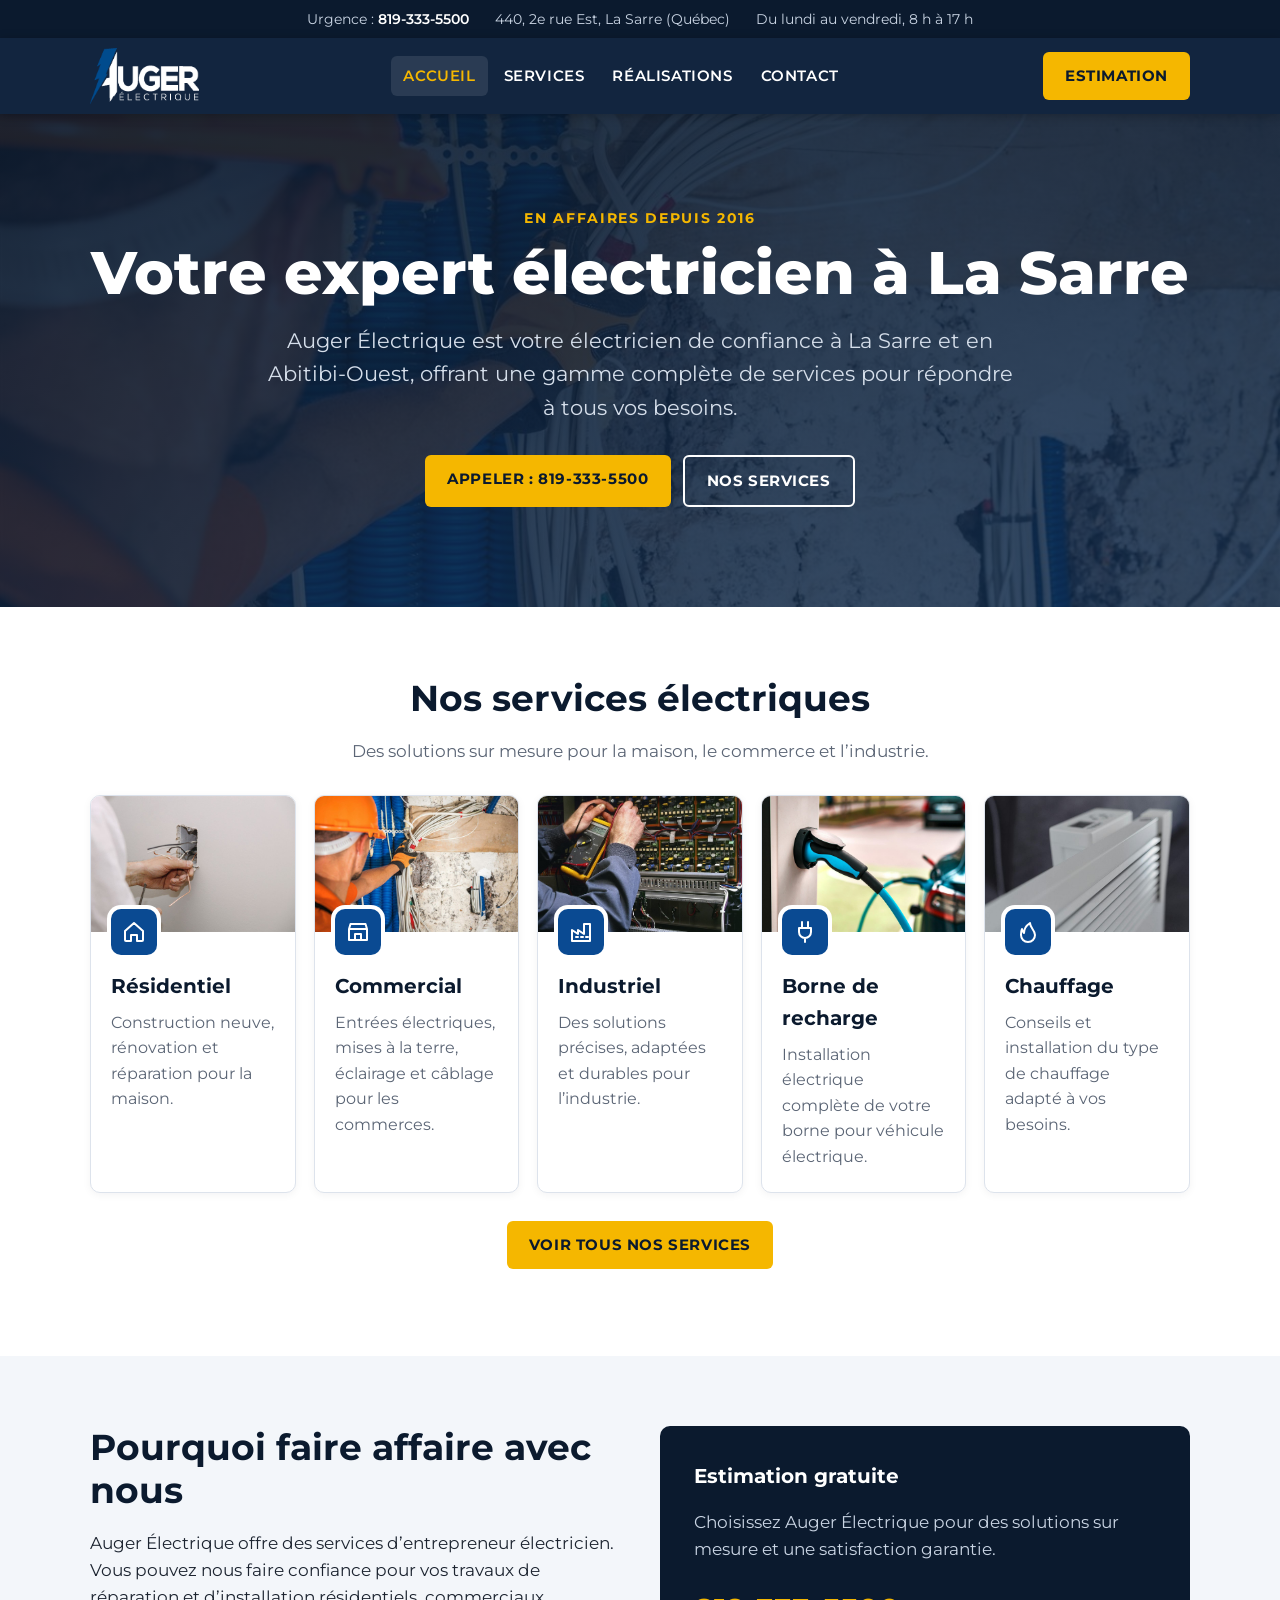
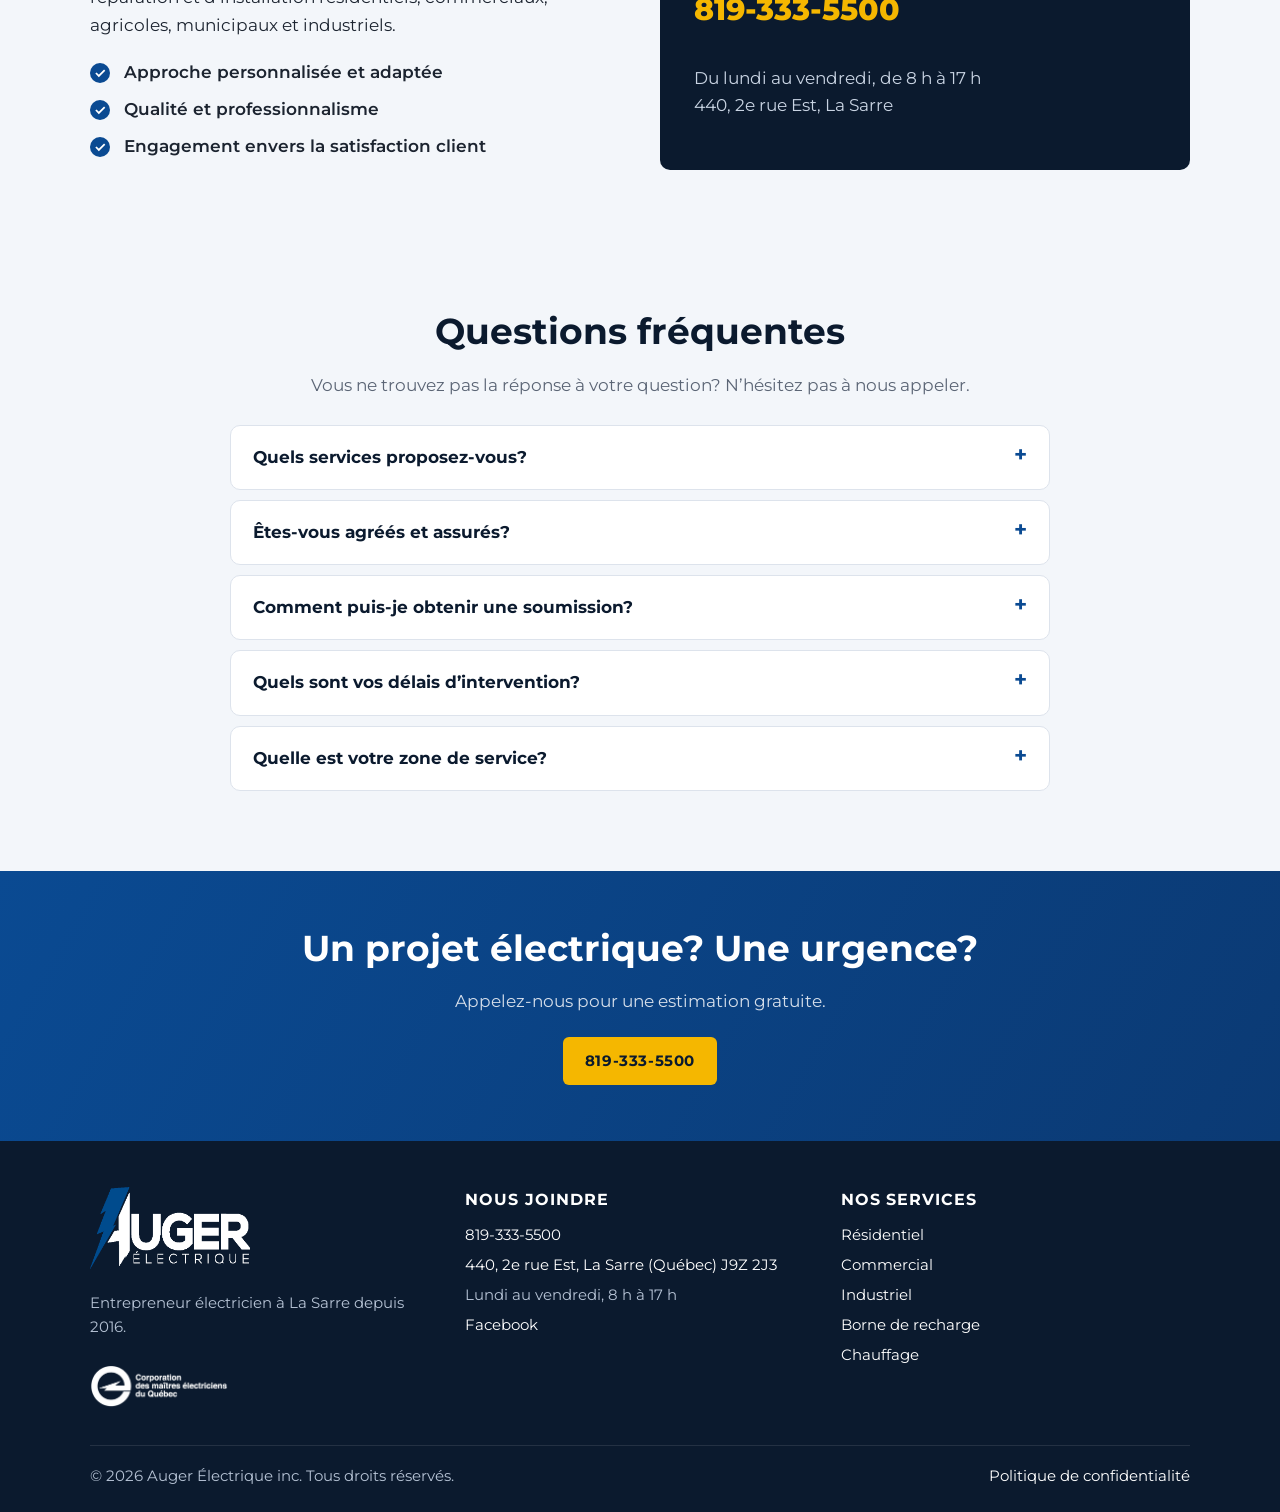
<file: docs/index.html>
<!doctype html>
<html lang="fr-CA">
<head>
<meta charset="utf-8">
<meta name="viewport" content="width=device-width, initial-scale=1">
<title>Électricien à La Sarre | Auger Électrique inc.</title>
<meta name="description" content="Auger Électrique, votre électricien de confiance à La Sarre depuis 2016 : résidentiel, commercial, industriel, bornes de recharge et chauffage. Estimation gratuite.">
<link rel="canonical" href="https://augerelectrique.ca/">
<meta name="robots" content="index, follow, max-image-preview:large">
<meta name="geo.region" content="CA-QC">
<meta name="geo.placename" content="La Sarre">
<meta property="og:type" content="website">
<meta property="og:locale" content="fr_CA">
<meta property="og:site_name" content="Auger Électrique inc.">
<meta property="og:title" content="Électricien à La Sarre | Auger Électrique inc.">
<meta property="og:description" content="Auger Électrique, votre électricien de confiance à La Sarre depuis 2016 : résidentiel, commercial, industriel, bornes de recharge et chauffage. Estimation gratuite.">
<meta property="og:url" content="https://augerelectrique.ca/">
<meta property="og:image" content="https://augerelectrique.ca/img/og-auger.png">
<link rel="icon" type="image/png" href="./img/og-auger.png">
<link rel="preconnect" href="https://fonts.googleapis.com">
<link rel="preconnect" href="https://fonts.gstatic.com" crossorigin>
<link href="https://fonts.googleapis.com/css2?family=Montserrat:wght@400;600;700;800&display=swap" rel="stylesheet">
<link rel="stylesheet" href="./style.css">
<script type="application/ld+json">{"@context":"https://schema.org","@graph":[{"@type":"Electrician","@id":"https://augerelectrique.ca/#entreprise","name":"Auger Électrique inc.","url":"https://augerelectrique.ca/","logo":"https://augerelectrique.ca/img/og-auger.png","image":"https://augerelectrique.ca/img/og-auger.png","telephone":"+1-819-333-5500","priceRange":"$$","foundingDate":"2016","address":{"@type":"PostalAddress","streetAddress":"440, 2e rue Est","addressLocality":"La Sarre","addressRegion":"QC","postalCode":"J9Z 2J3","addressCountry":"CA"},"openingHoursSpecification":[{"@type":"OpeningHoursSpecification","dayOfWeek":["Monday","Tuesday","Wednesday","Thursday","Friday"],"opens":"08:00","closes":"17:00"}],"areaServed":["La Sarre","Abitibi-Ouest","Abitibi-Témiscamingue"],"sameAs":["https://www.facebook.com/ElectricienLaSarre"],"knowsAbout":["Électricité résidentielle","Électricité commerciale","Électricité industrielle","Entrée électrique","Panneau électrique","Borne de recharge","Chauffage électrique","Éclairage"]},{"@type":"WebPage","@id":"https://augerelectrique.ca/#page","url":"https://augerelectrique.ca/","name":"Électricien à La Sarre | Auger Électrique inc.","description":"Auger Électrique, votre électricien de confiance à La Sarre depuis 2016 : résidentiel, commercial, industriel, bornes de recharge et chauffage. Estimation gratuite.","inLanguage":"fr-CA","about":{"@id":"https://augerelectrique.ca/#entreprise"}},{"@type":"FAQPage","mainEntity":[{"@type":"Question","name":"Quels services proposez-vous?","acceptedAnswer":{"@type":"Answer","text":"Nous offrons une gamme complète de services électriques, comprenant l’installation, la réparation, l’entretien et la mise à niveau de systèmes électriques résidentiels, commerciaux et industriels."}},{"@type":"Question","name":"Êtes-vous agréés et assurés?","acceptedAnswer":{"@type":"Answer","text":"Oui, nous sommes dûment agréés et assurés pour exercer nos activités d’électriciens professionnels. Vous pouvez avoir confiance en notre expertise et notre engagement en matière de sécurité."}},{"@type":"Question","name":"Comment puis-je obtenir une soumission?","acceptedAnswer":{"@type":"Answer","text":"Il vous suffit de nous appeler au 819-333-5500 ou de remplir le formulaire de demande de soumission sur notre page Contact. Nous serons ravis de discuter de vos besoins et de vous fournir une estimation détaillée, gratuitement."}},{"@type":"Question","name":"Quels sont vos délais d’intervention?","acceptedAnswer":{"@type":"Answer","text":"Nos délais varient selon la nature et l’urgence de chaque projet. Nous nous efforçons toujours de répondre rapidement à vos demandes et de respecter les délais convenus."}},{"@type":"Question","name":"Quelle est votre zone de service?","acceptedAnswer":{"@type":"Answer","text":"Nous sommes basés à La Sarre et desservons également les régions environnantes en Abitibi-Ouest. Contactez-nous pour vérifier si nous couvrons votre emplacement."}}]}]}</script>
</head>
<body>
<div class="topbar"><div class="wrap">
  <span>Urgence : <a href="tel:+18193335500">819-333-5500</a></span>
  <span>440, 2e rue Est, La Sarre (Québec)</span>
  <span>Du lundi au vendredi, 8 h à 17 h</span>
</div></div>
<header class="site"><div class="wrap">
  <a class="logo" href="./"><img src="./img/logo_Auger_Electrique_2018.png" alt="Auger Électrique inc." width="601" height="308"></a>
  <button class="menu-toggle" aria-expanded="false" aria-controls="menu">Menu</button>
  <nav id="menu" aria-label="Menu principal"><ul><li><a href="./" aria-current="page">Accueil</a></li><li><a href="./services/">Services</a></li><li><a href="./realisations/">Réalisations</a></li><li><a href="./contact/">Contact</a></li></ul></nav>
  <a class="btn head-cta" href="./contact/#soumission">Estimation</a>
</div></header>
<main>
<section class="hero"><div class="wrap">
  <span class="eyebrow">En affaires depuis 2016</span>
  <h1>Votre expert électricien à La Sarre</h1>
  <p>Auger Électrique est votre électricien de confiance à La Sarre et en Abitibi-Ouest, offrant une gamme complète de services pour répondre à tous vos besoins.</p>
  <div class="actions"><a class="btn" href="tel:+18193335500">Appeler : 819-333-5500</a><a class="btn outline" href="services/">Nos services</a></div>
</div></section>
<section><div class="wrap center">
  <h2>Nos services électriques</h2>
  <p class="lead">Des solutions sur mesure pour la maison, le commerce et l’industrie.</p>
  <div class="cards" style="text-align:left">
    <div class="card photo"><img src="img/electricien-residentiel-la-sarre.jpg" alt="Prise électrique en cours d’installation dans une résidence" width="1200" height="800" loading="lazy"><div class="card-body"><div class="ico"><svg viewBox="0 0 24 24" fill="none" stroke="currentColor" stroke-width="2" stroke-linecap="round" stroke-linejoin="round" aria-hidden="true"><path d="M3 11l9-8 9 8v9a1 1 0 0 1-1 1h-5v-6h-6v6H4a1 1 0 0 1-1-1z"/></svg></div><h3>Résidentiel</h3><p>Construction neuve, rénovation et réparation pour la maison.</p></div></div><div class="card photo"><img src="img/electricien-commercial-la-sarre.jpg" alt="Électricien manipulant des câbles électriques pour un commerce" width="1200" height="800" loading="lazy"><div class="card-body"><div class="ico"><svg viewBox="0 0 24 24" fill="none" stroke="currentColor" stroke-width="2" stroke-linecap="round" stroke-linejoin="round" aria-hidden="true"><path d="M3 9l1.5-5h15L21 9M3 9h18v11H3zM9 20v-6h6v6"/></svg></div><h3>Commercial</h3><p>Entrées électriques, mises à la terre, éclairage et câblage pour les commerces.</p></div></div><div class="card photo"><img src="img/electricien-industriel-la-sarre.jpg" alt="Électricien effectuant des tests sur une machine industrielle" width="1200" height="800" loading="lazy"><div class="card-body"><div class="ico"><svg viewBox="0 0 24 24" fill="none" stroke="currentColor" stroke-width="2" stroke-linecap="round" stroke-linejoin="round" aria-hidden="true"><path d="M3 21V10l6 4V10l6 4V4h6v17zM7 17h2M12 17h2M17 17h2"/></svg></div><h3>Industriel</h3><p>Des solutions précises, adaptées et durables pour l’industrie.</p></div></div><div class="card photo"><img src="img/borne-de-recharge-la-sarre.jpg" alt="Borne de recharge pour véhicule électrique" width="1200" height="800" loading="lazy"><div class="card-body"><div class="ico"><svg viewBox="0 0 24 24" fill="none" stroke="currentColor" stroke-width="2" stroke-linecap="round" stroke-linejoin="round" aria-hidden="true"><path d="M9 2v6M15 2v6M6 8h12v4a6 6 0 0 1-12 0zM12 18v4"/></svg></div><h3>Borne de recharge</h3><p>Installation électrique complète de votre borne pour véhicule électrique.</p></div></div><div class="card photo"><img src="img/chauffage-electrique-la-sarre.jpg" alt="Plinthe de chauffage électrique" width="1200" height="800" loading="lazy"><div class="card-body"><div class="ico"><svg viewBox="0 0 24 24" fill="none" stroke="currentColor" stroke-width="2" stroke-linecap="round" stroke-linejoin="round" aria-hidden="true"><path d="M12 22c4 0 7-3 7-7 0-5-5-7-5-12-3 2-6 6-6 10-1-1-2-2-2-4-1 2-1 4-1 6 0 4 3 7 7 7z"/></svg></div><h3>Chauffage</h3><p>Conseils et installation du type de chauffage adapté à vos besoins.</p></div></div>
  </div>
  <p style="margin-top:28px"><a class="btn" href="services/">Voir tous nos services</a></p>
</div></section>
<section class="alt"><div class="wrap two">
  <div>
    <h2>Pourquoi faire affaire avec nous</h2>
    <p>Auger Électrique offre des services d’entrepreneur électricien. Vous pouvez nous faire confiance pour vos travaux de réparation et d’installation résidentiels, commerciaux, agricoles, municipaux et industriels.</p>
    <ul class="checks">
      <li>Approche personnalisée et adaptée</li>
      <li>Qualité et professionnalisme</li>
      <li>Engagement envers la satisfaction client</li>
    </ul>
  </div>
  <div class="panel">
    <h3>Estimation gratuite</h3>
    <p>Choisissez Auger Électrique pour des solutions sur mesure et une satisfaction garantie.</p>
    <a class="big" href="tel:+18193335500">819-333-5500</a>
    <p>Du lundi au vendredi, de 8 h à 17 h<br>440, 2e rue Est, La Sarre</p>
  </div>
</div></section>
<section class="alt"><div class="wrap center">
  <h2>Questions fréquentes</h2>
  <p class="lead">Vous ne trouvez pas la réponse à votre question? N’hésitez pas à nous appeler.</p>
  <div class="faq"><details><summary>Quels services proposez-vous?</summary><p>Nous offrons une gamme complète de services électriques, comprenant l’installation, la réparation, l’entretien et la mise à niveau de systèmes électriques résidentiels, commerciaux et industriels.</p></details><details><summary>Êtes-vous agréés et assurés?</summary><p>Oui, nous sommes dûment agréés et assurés pour exercer nos activités d’électriciens professionnels. Vous pouvez avoir confiance en notre expertise et notre engagement en matière de sécurité.</p></details><details><summary>Comment puis-je obtenir une soumission?</summary><p>Il vous suffit de nous appeler au 819-333-5500 ou de remplir le formulaire de demande de soumission sur notre page Contact. Nous serons ravis de discuter de vos besoins et de vous fournir une estimation détaillée, gratuitement.</p></details><details><summary>Quels sont vos délais d’intervention?</summary><p>Nos délais varient selon la nature et l’urgence de chaque projet. Nous nous efforçons toujours de répondre rapidement à vos demandes et de respecter les délais convenus.</p></details><details><summary>Quelle est votre zone de service?</summary><p>Nous sommes basés à La Sarre et desservons également les régions environnantes en Abitibi-Ouest. Contactez-nous pour vérifier si nous couvrons votre emplacement.</p></details></div>
</div></section>
</main>
<section class="cta"><div class="wrap">
  <h2>Un projet électrique? Une urgence?</h2>
  <p>Appelez-nous pour une estimation gratuite.</p>
  <a class="btn" href="tel:+18193335500">819-333-5500</a>
</div></section>
<footer class="site"><div class="wrap">
  <div class="cols">
    <div>
      <img src="./img/logo_Auger_Electrique_2018.png" alt="Auger Électrique inc." width="160" height="82" loading="lazy">
      <p>Entrepreneur électricien à La Sarre depuis 2016.</p>
      <img class="cmeq" src="./img/01-Logo_CMEQ_RGB_300DPI-white-284w.webp" alt="Membre de la Corporation des maîtres électriciens du Québec (CMEQ)" width="140" height="44" loading="lazy">
    </div>
    <div>
      <h4>Nous joindre</h4>
      <ul>
        <li><a href="tel:+18193335500">819-333-5500</a></li>
        <li><a href="https://www.google.com/maps/search/?api=1&query=440+2e+rue+Est+La+Sarre+QC+J9Z+2J3" rel="noopener" target="_blank">440, 2e rue Est, La Sarre (Québec) J9Z 2J3</a></li>
        <li>Lundi au vendredi, 8 h à 17 h</li>
        <li><a href="https://www.facebook.com/ElectricienLaSarre" rel="noopener" target="_blank">Facebook</a></li>
      </ul>
    </div>
    <div>
      <h4>Nos services</h4>
      <ul><li><a href="./services/">Résidentiel</a></li><li><a href="./services/">Commercial</a></li><li><a href="./services/">Industriel</a></li><li><a href="./services/">Borne de recharge</a></li><li><a href="./services/">Chauffage</a></li></ul>
    </div>
  </div>
  <div class="bottom">
    <span>© 2026 Auger Électrique inc. Tous droits réservés.</span>
    <a href="./cookie-policy-ca/">Politique de confidentialité</a>
  </div>
</div></footer>
<script>
  const b=document.querySelector('.menu-toggle'),n=document.getElementById('menu');
  b.addEventListener('click',()=>{const o=n.classList.toggle('open');b.setAttribute('aria-expanded',o)});
</script>
</body>
</html>
</file>
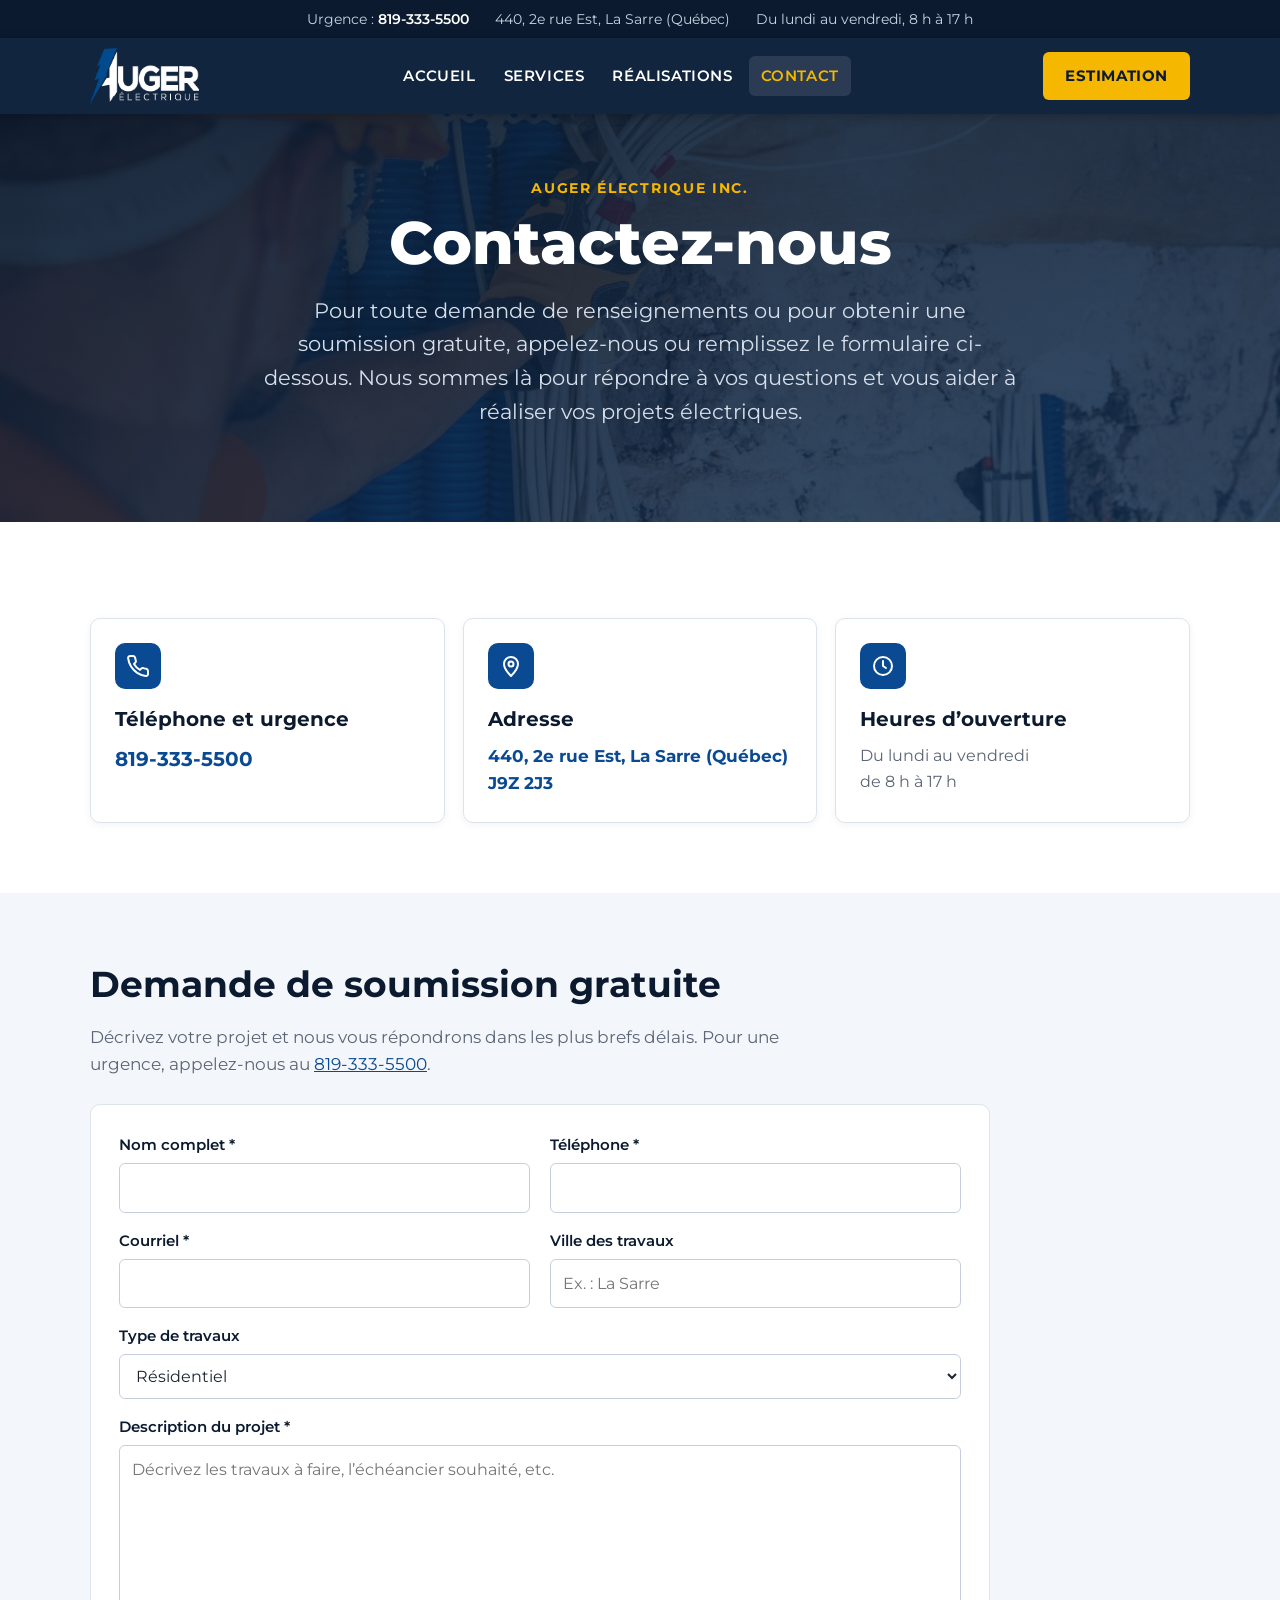
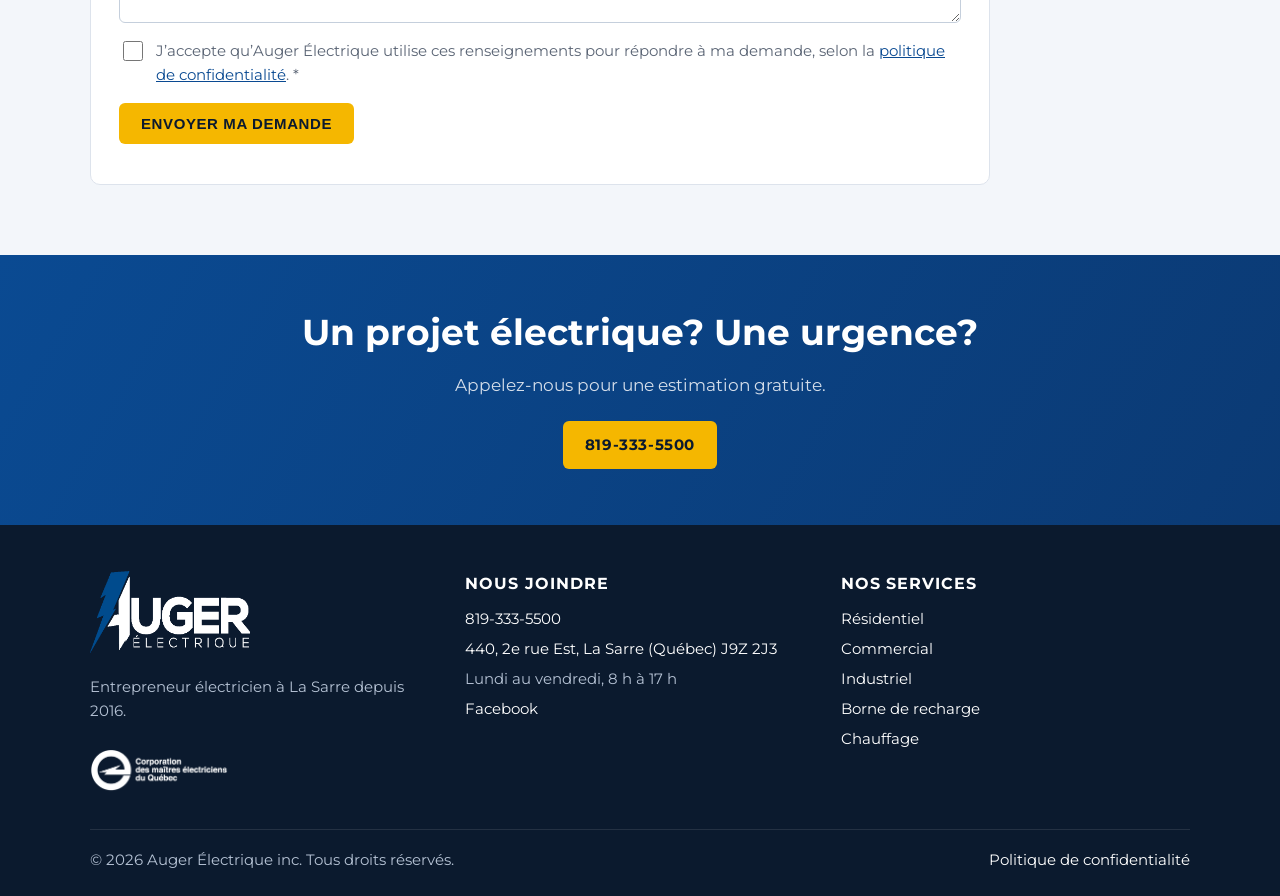
<file: docs/contact/index.html>
<!doctype html>
<html lang="fr-CA">
<head>
<meta charset="utf-8">
<meta name="viewport" content="width=device-width, initial-scale=1">
<title>Contact | Auger Électrique inc., électricien à La Sarre</title>
<meta name="description" content="Contactez Auger Électrique à La Sarre pour une soumission gratuite ou une urgence : 819-333-5500. 440, 2e rue Est, La Sarre (Québec).">
<link rel="canonical" href="https://augerelectrique.ca/contact/">
<meta name="robots" content="index, follow, max-image-preview:large">
<meta name="geo.region" content="CA-QC">
<meta name="geo.placename" content="La Sarre">
<meta property="og:type" content="website">
<meta property="og:locale" content="fr_CA">
<meta property="og:site_name" content="Auger Électrique inc.">
<meta property="og:title" content="Contact | Auger Électrique inc., électricien à La Sarre">
<meta property="og:description" content="Contactez Auger Électrique à La Sarre pour une soumission gratuite ou une urgence : 819-333-5500. 440, 2e rue Est, La Sarre (Québec).">
<meta property="og:url" content="https://augerelectrique.ca/contact/">
<meta property="og:image" content="https://augerelectrique.ca/img/og-auger.png">
<link rel="icon" type="image/png" href="../img/og-auger.png">
<link rel="preconnect" href="https://fonts.googleapis.com">
<link rel="preconnect" href="https://fonts.gstatic.com" crossorigin>
<link href="https://fonts.googleapis.com/css2?family=Montserrat:wght@400;600;700;800&display=swap" rel="stylesheet">
<link rel="stylesheet" href="../style.css">
<script type="application/ld+json">{"@context":"https://schema.org","@graph":[{"@type":"Electrician","@id":"https://augerelectrique.ca/#entreprise","name":"Auger Électrique inc.","url":"https://augerelectrique.ca/","logo":"https://augerelectrique.ca/img/og-auger.png","image":"https://augerelectrique.ca/img/og-auger.png","telephone":"+1-819-333-5500","priceRange":"$$","foundingDate":"2016","address":{"@type":"PostalAddress","streetAddress":"440, 2e rue Est","addressLocality":"La Sarre","addressRegion":"QC","postalCode":"J9Z 2J3","addressCountry":"CA"},"openingHoursSpecification":[{"@type":"OpeningHoursSpecification","dayOfWeek":["Monday","Tuesday","Wednesday","Thursday","Friday"],"opens":"08:00","closes":"17:00"}],"areaServed":["La Sarre","Abitibi-Ouest","Abitibi-Témiscamingue"],"sameAs":["https://www.facebook.com/ElectricienLaSarre"],"knowsAbout":["Électricité résidentielle","Électricité commerciale","Électricité industrielle","Entrée électrique","Panneau électrique","Borne de recharge","Chauffage électrique","Éclairage"]},{"@type":"WebPage","@id":"https://augerelectrique.ca/contact/#page","url":"https://augerelectrique.ca/contact/","name":"Contact | Auger Électrique inc., électricien à La Sarre","description":"Contactez Auger Électrique à La Sarre pour une soumission gratuite ou une urgence : 819-333-5500. 440, 2e rue Est, La Sarre (Québec).","inLanguage":"fr-CA","about":{"@id":"https://augerelectrique.ca/#entreprise"}}]}</script>
</head>
<body>
<div class="topbar"><div class="wrap">
  <span>Urgence : <a href="tel:+18193335500">819-333-5500</a></span>
  <span>440, 2e rue Est, La Sarre (Québec)</span>
  <span>Du lundi au vendredi, 8 h à 17 h</span>
</div></div>
<header class="site"><div class="wrap">
  <a class="logo" href="../"><img src="../img/logo_Auger_Electrique_2018.png" alt="Auger Électrique inc." width="601" height="308"></a>
  <button class="menu-toggle" aria-expanded="false" aria-controls="menu">Menu</button>
  <nav id="menu" aria-label="Menu principal"><ul><li><a href="../">Accueil</a></li><li><a href="../services/">Services</a></li><li><a href="../realisations/">Réalisations</a></li><li><a href="../contact/" aria-current="page">Contact</a></li></ul></nav>
  <a class="btn head-cta" href="../contact/#soumission">Estimation</a>
</div></header>
<main>
<section class="hero small"><div class="wrap">
  <span class="eyebrow">Auger Électrique inc.</span>
  <h1>Contactez-nous</h1>
  <p>Pour toute demande de renseignements ou pour obtenir une soumission gratuite, appelez-nous ou remplissez le formulaire ci-dessous. Nous sommes là pour répondre à vos questions et vous aider à réaliser vos projets électriques.</p>
</div></section>
<section><div class="wrap">
  <div class="contact-grid">
    <div class="card"><div class="ico"><svg viewBox="0 0 24 24" fill="none" stroke="currentColor" stroke-width="2" stroke-linecap="round" stroke-linejoin="round" aria-hidden="true"><path d="M22 16.9v3a2 2 0 0 1-2.2 2 19.8 19.8 0 0 1-8.6-3.1 19.5 19.5 0 0 1-6-6A19.8 19.8 0 0 1 2.1 4.2 2 2 0 0 1 4.1 2h3a2 2 0 0 1 2 1.7c.1 1 .4 1.9.7 2.8a2 2 0 0 1-.5 2.1L8 9.9a16 16 0 0 0 6 6l1.3-1.3a2 2 0 0 1 2.1-.5c.9.3 1.8.6 2.8.7a2 2 0 0 1 1.7 2z"/></svg></div><h3>Téléphone et urgence</h3><a href="tel:+18193335500">819-333-5500</a></div>
    <div class="card"><div class="ico"><svg viewBox="0 0 24 24" fill="none" stroke="currentColor" stroke-width="2" stroke-linecap="round" stroke-linejoin="round" aria-hidden="true"><path d="M12 22s7-7 7-12a7 7 0 0 0-14 0c0 5 7 12 7 12z"/><circle cx="12" cy="10" r="2.5"/></svg></div><h3>Adresse</h3><p><a href="https://www.google.com/maps/search/?api=1&query=440+2e+rue+Est+La+Sarre+QC+J9Z+2J3" rel="noopener" target="_blank" style="font-size:17px">440, 2e rue Est, La Sarre (Québec) J9Z 2J3</a></p></div>
    <div class="card"><div class="ico"><svg viewBox="0 0 24 24" fill="none" stroke="currentColor" stroke-width="2" stroke-linecap="round" stroke-linejoin="round" aria-hidden="true"><circle cx="12" cy="12" r="9"/><path d="M12 7v5l3 2"/></svg></div><h3>Heures d’ouverture</h3><p>Du lundi au vendredi<br>de 8 h à 17 h</p></div>
  </div>
</div></section>
<section class="alt" id="soumission"><div class="wrap">
  <div class="form-intro">
    <h2>Demande de soumission gratuite</h2>
    <p class="lead">Décrivez votre projet et nous vous répondrons dans les plus brefs délais. Pour une urgence, appelez-nous au <a href="tel:+18193335500">819-333-5500</a>.</p>
  </div>
  <form id="form-soumission" class="form" action="https://api.web3forms.com/submit" method="POST">
    <input type="hidden" name="access_key" value="3920dbc2-fa7a-4c60-9edb-c0b77ec32d93">
    <input type="hidden" name="subject" value="Nouvelle demande de soumission – augerelectrique.ca">
    <input type="hidden" name="from_name" value="Site Web Auger Électrique">
    <input type="checkbox" name="botcheck" class="hp" tabindex="-1" autocomplete="off" aria-hidden="true">
    <div class="field"><label for="f-nom">Nom complet *</label><input id="f-nom" name="Nom" required autocomplete="name"></div>
    <div class="field"><label for="f-tel">Téléphone *</label><input id="f-tel" name="Téléphone" type="tel" required autocomplete="tel"></div>
    <div class="field"><label for="f-courriel">Courriel *</label><input id="f-courriel" name="email" type="email" required autocomplete="email"></div>
    <div class="field"><label for="f-ville">Ville des travaux</label><input id="f-ville" name="Ville" autocomplete="address-level2" placeholder="Ex. : La Sarre"></div>
    <div class="field full"><label for="f-type">Type de travaux</label>
      <select id="f-type" name="Type de travaux">
        <option>Résidentiel</option><option>Commercial</option><option>Industriel</option><option>Agricole</option><option>Borne de recharge</option><option>Chauffage</option><option>Entrée ou panneau électrique</option><option>Autre</option>
      </select></div>
    <div class="field full"><label for="f-msg">Description du projet *</label><textarea id="f-msg" name="Description" rows="6" required placeholder="Décrivez les travaux à faire, l’échéancier souhaité, etc."></textarea></div>
    <div class="field full check"><input id="f-consent" type="checkbox" name="Consentement" value="Oui" required><label for="f-consent">J’accepte qu’Auger Électrique utilise ces renseignements pour répondre à ma demande, selon la <a href="../cookie-policy-ca/">politique de confidentialité</a>. *</label></div>
    <div class="field full"><button class="btn" type="submit">Envoyer ma demande</button><p id="form-statut" class="form-status" role="status" aria-live="polite"></p></div>
  </form>
</div></section>
<script>
(function(){
  const f=document.getElementById('form-soumission'), s=document.getElementById('form-statut'), b=f.querySelector('button');
  f.addEventListener('submit', async (e)=>{
    e.preventDefault();
    if (f.botcheck.checked) return;
    b.disabled=true; s.className='form-status'; s.textContent='Envoi en cours…';
    try {
      const r=await fetch(f.action,{method:'POST',headers:{'Accept':'application/json'},body:new FormData(f)});
      const j=await r.json();
      if (j.success) { f.reset(); s.className='form-status ok'; s.textContent='Merci! Votre demande a bien été envoyée. Nous vous répondrons rapidement.'; }
      else throw new Error(j.message);
    } catch(err) {
      s.className='form-status err'; s.textContent='L’envoi n’a pas fonctionné. Réessayez ou appelez-nous au 819-333-5500.';
    } finally { b.disabled=false; }
  });
})();
</script>
</main>
<section class="cta"><div class="wrap">
  <h2>Un projet électrique? Une urgence?</h2>
  <p>Appelez-nous pour une estimation gratuite.</p>
  <a class="btn" href="tel:+18193335500">819-333-5500</a>
</div></section>
<footer class="site"><div class="wrap">
  <div class="cols">
    <div>
      <img src="../img/logo_Auger_Electrique_2018.png" alt="Auger Électrique inc." width="160" height="82" loading="lazy">
      <p>Entrepreneur électricien à La Sarre depuis 2016.</p>
      <img class="cmeq" src="../img/01-Logo_CMEQ_RGB_300DPI-white-284w.webp" alt="Membre de la Corporation des maîtres électriciens du Québec (CMEQ)" width="140" height="44" loading="lazy">
    </div>
    <div>
      <h4>Nous joindre</h4>
      <ul>
        <li><a href="tel:+18193335500">819-333-5500</a></li>
        <li><a href="https://www.google.com/maps/search/?api=1&query=440+2e+rue+Est+La+Sarre+QC+J9Z+2J3" rel="noopener" target="_blank">440, 2e rue Est, La Sarre (Québec) J9Z 2J3</a></li>
        <li>Lundi au vendredi, 8 h à 17 h</li>
        <li><a href="https://www.facebook.com/ElectricienLaSarre" rel="noopener" target="_blank">Facebook</a></li>
      </ul>
    </div>
    <div>
      <h4>Nos services</h4>
      <ul><li><a href="../services/">Résidentiel</a></li><li><a href="../services/">Commercial</a></li><li><a href="../services/">Industriel</a></li><li><a href="../services/">Borne de recharge</a></li><li><a href="../services/">Chauffage</a></li></ul>
    </div>
  </div>
  <div class="bottom">
    <span>© 2026 Auger Électrique inc. Tous droits réservés.</span>
    <a href="../cookie-policy-ca/">Politique de confidentialité</a>
  </div>
</div></footer>
<script>
  const b=document.querySelector('.menu-toggle'),n=document.getElementById('menu');
  b.addEventListener('click',()=>{const o=n.classList.toggle('open');b.setAttribute('aria-expanded',o)});
</script>
</body>
</html>
</file>
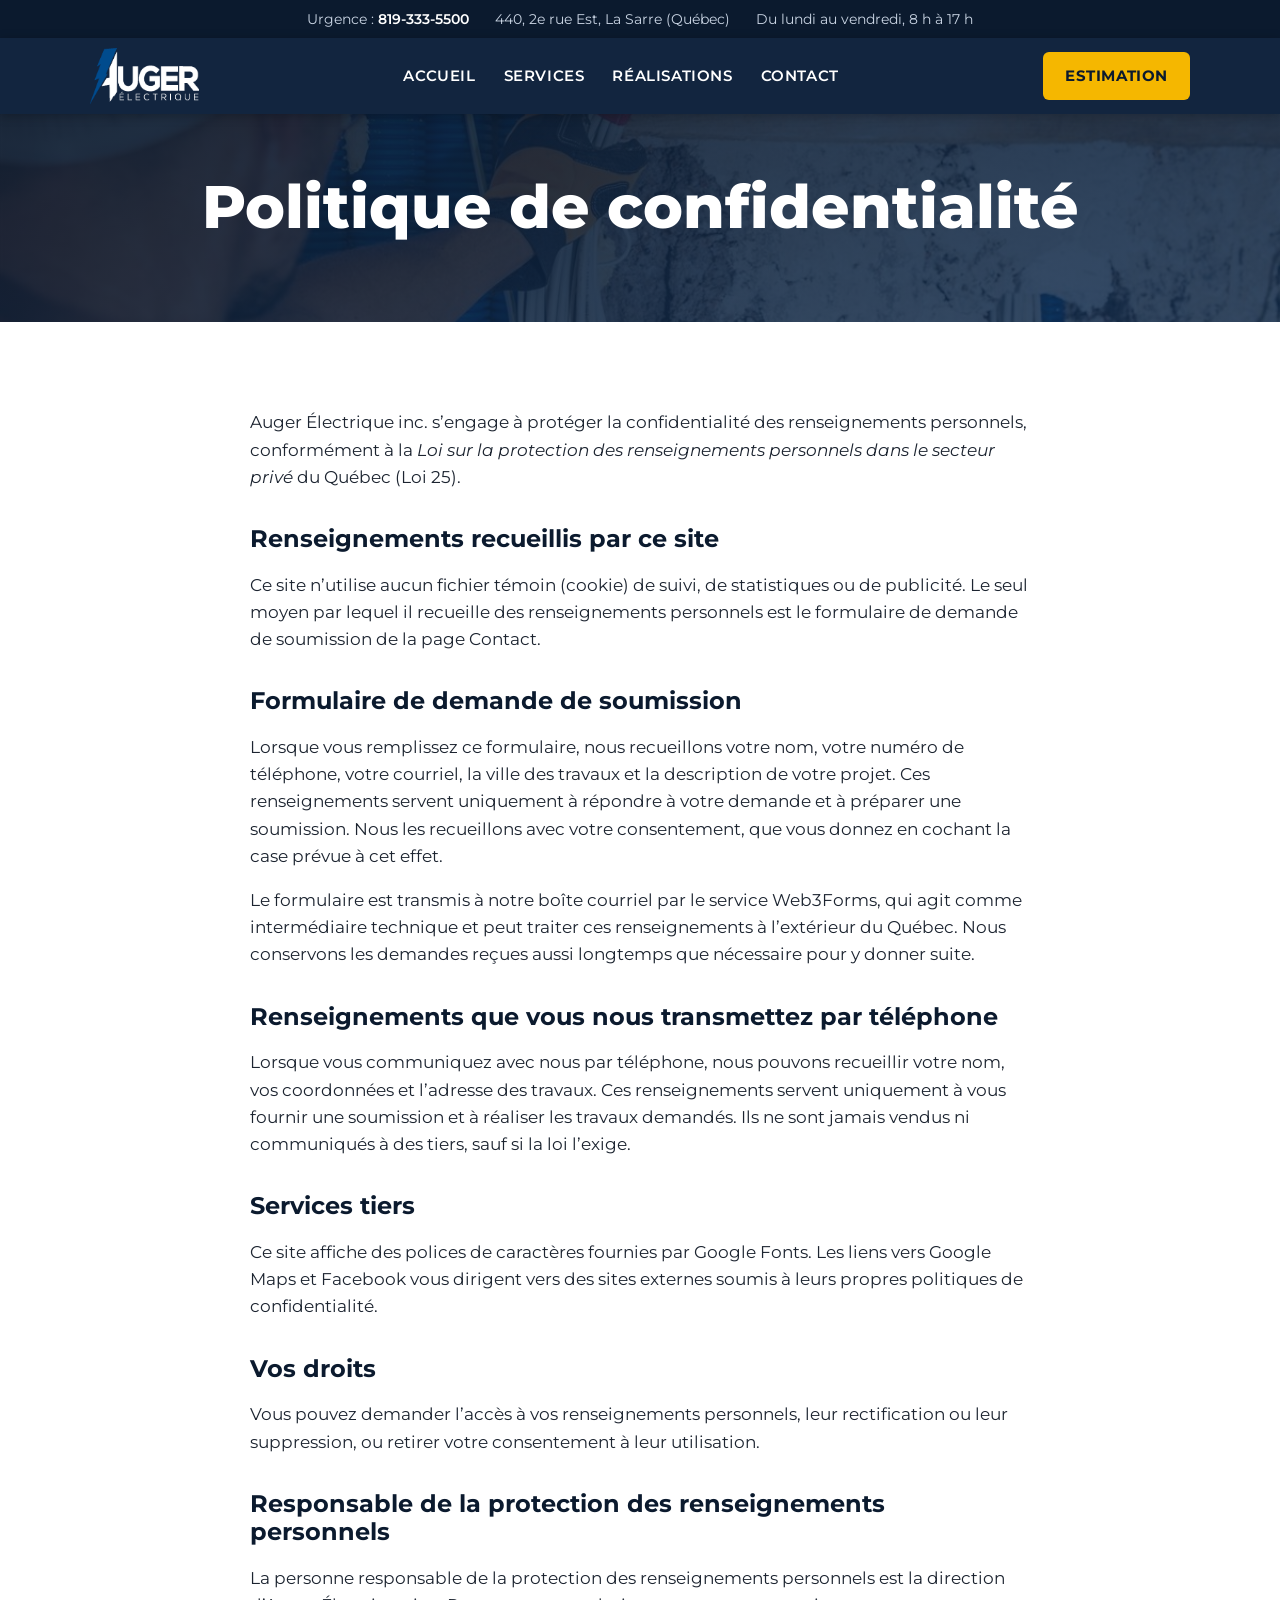
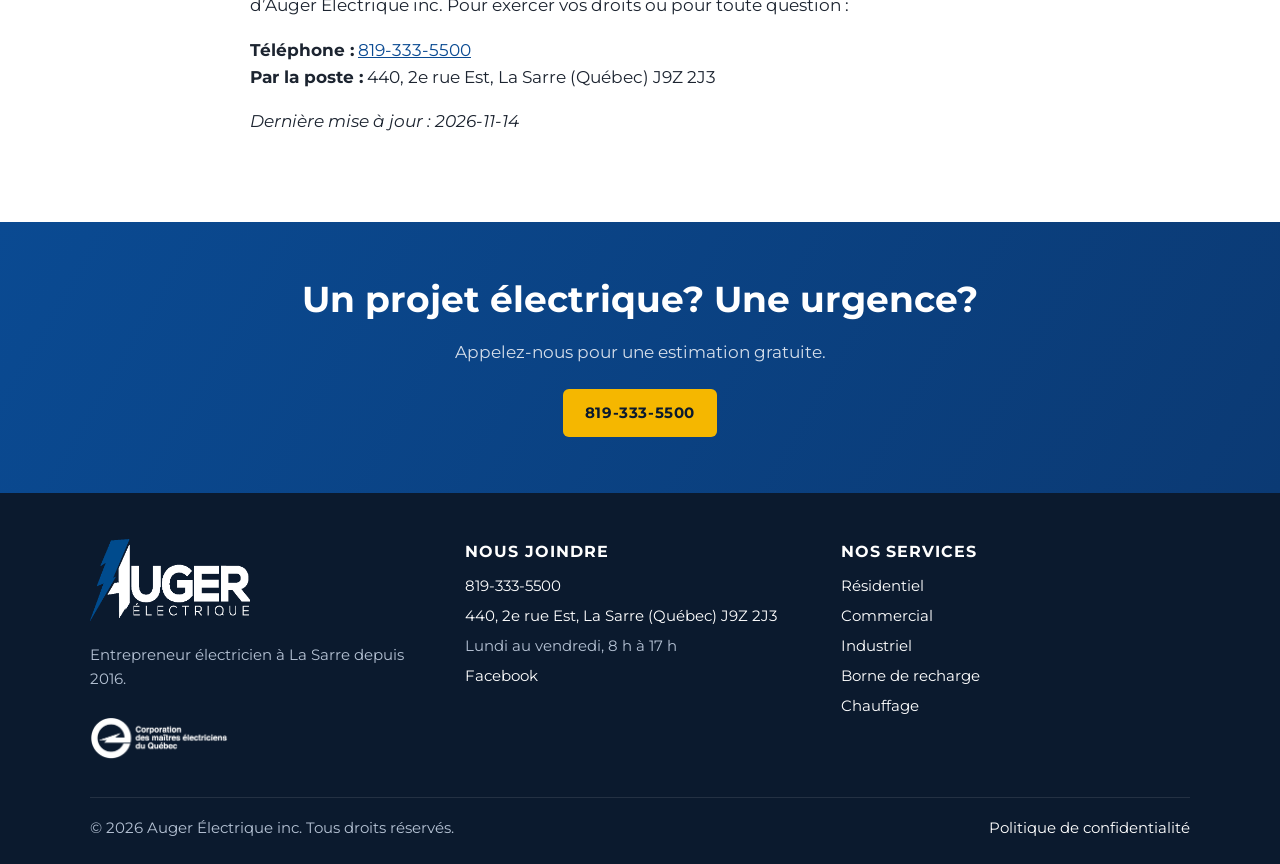
<file: docs/cookie-policy-ca/index.html>
<!doctype html>
<html lang="fr-CA">
<head>
<meta charset="utf-8">
<meta name="viewport" content="width=device-width, initial-scale=1">
<title>Politique de confidentialité | Auger Électrique inc.</title>
<meta name="description" content="Politique de confidentialité d’Auger Électrique inc., conformément à la Loi 25 sur la protection des renseignements personnels dans le secteur privé au Québec.">
<link rel="canonical" href="https://augerelectrique.ca/cookie-policy-ca/">
<meta name="robots" content="index, follow, max-image-preview:large">
<meta name="geo.region" content="CA-QC">
<meta name="geo.placename" content="La Sarre">
<meta property="og:type" content="website">
<meta property="og:locale" content="fr_CA">
<meta property="og:site_name" content="Auger Électrique inc.">
<meta property="og:title" content="Politique de confidentialité | Auger Électrique inc.">
<meta property="og:description" content="Politique de confidentialité d’Auger Électrique inc., conformément à la Loi 25 sur la protection des renseignements personnels dans le secteur privé au Québec.">
<meta property="og:url" content="https://augerelectrique.ca/cookie-policy-ca/">
<meta property="og:image" content="https://augerelectrique.ca/img/og-auger.png">
<link rel="icon" type="image/png" href="../img/og-auger.png">
<link rel="preconnect" href="https://fonts.googleapis.com">
<link rel="preconnect" href="https://fonts.gstatic.com" crossorigin>
<link href="https://fonts.googleapis.com/css2?family=Montserrat:wght@400;600;700;800&display=swap" rel="stylesheet">
<link rel="stylesheet" href="../style.css">
<script type="application/ld+json">{"@context":"https://schema.org","@graph":[{"@type":"Electrician","@id":"https://augerelectrique.ca/#entreprise","name":"Auger Électrique inc.","url":"https://augerelectrique.ca/","logo":"https://augerelectrique.ca/img/og-auger.png","image":"https://augerelectrique.ca/img/og-auger.png","telephone":"+1-819-333-5500","priceRange":"$$","foundingDate":"2016","address":{"@type":"PostalAddress","streetAddress":"440, 2e rue Est","addressLocality":"La Sarre","addressRegion":"QC","postalCode":"J9Z 2J3","addressCountry":"CA"},"openingHoursSpecification":[{"@type":"OpeningHoursSpecification","dayOfWeek":["Monday","Tuesday","Wednesday","Thursday","Friday"],"opens":"08:00","closes":"17:00"}],"areaServed":["La Sarre","Abitibi-Ouest","Abitibi-Témiscamingue"],"sameAs":["https://www.facebook.com/ElectricienLaSarre"],"knowsAbout":["Électricité résidentielle","Électricité commerciale","Électricité industrielle","Entrée électrique","Panneau électrique","Borne de recharge","Chauffage électrique","Éclairage"]},{"@type":"WebPage","@id":"https://augerelectrique.ca/cookie-policy-ca/#page","url":"https://augerelectrique.ca/cookie-policy-ca/","name":"Politique de confidentialité | Auger Électrique inc.","description":"Politique de confidentialité d’Auger Électrique inc., conformément à la Loi 25 sur la protection des renseignements personnels dans le secteur privé au Québec.","inLanguage":"fr-CA","about":{"@id":"https://augerelectrique.ca/#entreprise"}}]}</script>
</head>
<body>
<div class="topbar"><div class="wrap">
  <span>Urgence : <a href="tel:+18193335500">819-333-5500</a></span>
  <span>440, 2e rue Est, La Sarre (Québec)</span>
  <span>Du lundi au vendredi, 8 h à 17 h</span>
</div></div>
<header class="site"><div class="wrap">
  <a class="logo" href="../"><img src="../img/logo_Auger_Electrique_2018.png" alt="Auger Électrique inc." width="601" height="308"></a>
  <button class="menu-toggle" aria-expanded="false" aria-controls="menu">Menu</button>
  <nav id="menu" aria-label="Menu principal"><ul><li><a href="../">Accueil</a></li><li><a href="../services/">Services</a></li><li><a href="../realisations/">Réalisations</a></li><li><a href="../contact/">Contact</a></li></ul></nav>
  <a class="btn head-cta" href="../contact/#soumission">Estimation</a>
</div></header>
<main>
<section class="hero small"><div class="wrap"><h1>Politique de confidentialité</h1></div></section>
<section><div class="wrap prose">
  <p>Auger Électrique inc. s’engage à protéger la confidentialité des renseignements personnels, conformément à la <em>Loi sur la protection des renseignements personnels dans le secteur privé</em> du Québec (Loi 25).</p>
  <h2>Renseignements recueillis par ce site</h2>
  <p>Ce site n’utilise aucun fichier témoin (cookie) de suivi, de statistiques ou de publicité. Le seul moyen par lequel il recueille des renseignements personnels est le formulaire de demande de soumission de la page Contact.</p>
  <h2>Formulaire de demande de soumission</h2>
  <p>Lorsque vous remplissez ce formulaire, nous recueillons votre nom, votre numéro de téléphone, votre courriel, la ville des travaux et la description de votre projet. Ces renseignements servent uniquement à répondre à votre demande et à préparer une soumission. Nous les recueillons avec votre consentement, que vous donnez en cochant la case prévue à cet effet.</p>
  <p>Le formulaire est transmis à notre boîte courriel par le service Web3Forms, qui agit comme intermédiaire technique et peut traiter ces renseignements à l’extérieur du Québec. Nous conservons les demandes reçues aussi longtemps que nécessaire pour y donner suite.</p>
  <h2>Renseignements que vous nous transmettez par téléphone</h2>
  <p>Lorsque vous communiquez avec nous par téléphone, nous pouvons recueillir votre nom, vos coordonnées et l’adresse des travaux. Ces renseignements servent uniquement à vous fournir une soumission et à réaliser les travaux demandés. Ils ne sont jamais vendus ni communiqués à des tiers, sauf si la loi l’exige.</p>
  <h2>Services tiers</h2>
  <p>Ce site affiche des polices de caractères fournies par Google Fonts. Les liens vers Google Maps et Facebook vous dirigent vers des sites externes soumis à leurs propres politiques de confidentialité.</p>
  <h2>Vos droits</h2>
  <p>Vous pouvez demander l’accès à vos renseignements personnels, leur rectification ou leur suppression, ou retirer votre consentement à leur utilisation.</p>
  <h2>Responsable de la protection des renseignements personnels</h2>
  <p>La personne responsable de la protection des renseignements personnels est la direction d’Auger Électrique inc. Pour exercer vos droits ou pour toute question :</p>
  <p><strong>Téléphone :</strong> <a href="tel:+18193335500">819-333-5500</a><br><strong>Par la poste :</strong> 440, 2e rue Est, La Sarre (Québec) J9Z 2J3</p>
  <p><em>Dernière mise à jour : 2026-11-14</em></p>
</div></section>
</main>
<section class="cta"><div class="wrap">
  <h2>Un projet électrique? Une urgence?</h2>
  <p>Appelez-nous pour une estimation gratuite.</p>
  <a class="btn" href="tel:+18193335500">819-333-5500</a>
</div></section>
<footer class="site"><div class="wrap">
  <div class="cols">
    <div>
      <img src="../img/logo_Auger_Electrique_2018.png" alt="Auger Électrique inc." width="160" height="82" loading="lazy">
      <p>Entrepreneur électricien à La Sarre depuis 2016.</p>
      <img class="cmeq" src="../img/01-Logo_CMEQ_RGB_300DPI-white-284w.webp" alt="Membre de la Corporation des maîtres électriciens du Québec (CMEQ)" width="140" height="44" loading="lazy">
    </div>
    <div>
      <h4>Nous joindre</h4>
      <ul>
        <li><a href="tel:+18193335500">819-333-5500</a></li>
        <li><a href="https://www.google.com/maps/search/?api=1&query=440+2e+rue+Est+La+Sarre+QC+J9Z+2J3" rel="noopener" target="_blank">440, 2e rue Est, La Sarre (Québec) J9Z 2J3</a></li>
        <li>Lundi au vendredi, 8 h à 17 h</li>
        <li><a href="https://www.facebook.com/ElectricienLaSarre" rel="noopener" target="_blank">Facebook</a></li>
      </ul>
    </div>
    <div>
      <h4>Nos services</h4>
      <ul><li><a href="../services/">Résidentiel</a></li><li><a href="../services/">Commercial</a></li><li><a href="../services/">Industriel</a></li><li><a href="../services/">Borne de recharge</a></li><li><a href="../services/">Chauffage</a></li></ul>
    </div>
  </div>
  <div class="bottom">
    <span>© 2026 Auger Électrique inc. Tous droits réservés.</span>
    <a href="../cookie-policy-ca/">Politique de confidentialité</a>
  </div>
</div></footer>
<script>
  const b=document.querySelector('.menu-toggle'),n=document.getElementById('menu');
  b.addEventListener('click',()=>{const o=n.classList.toggle('open');b.setAttribute('aria-expanded',o)});
</script>
</body>
</html>
</file>
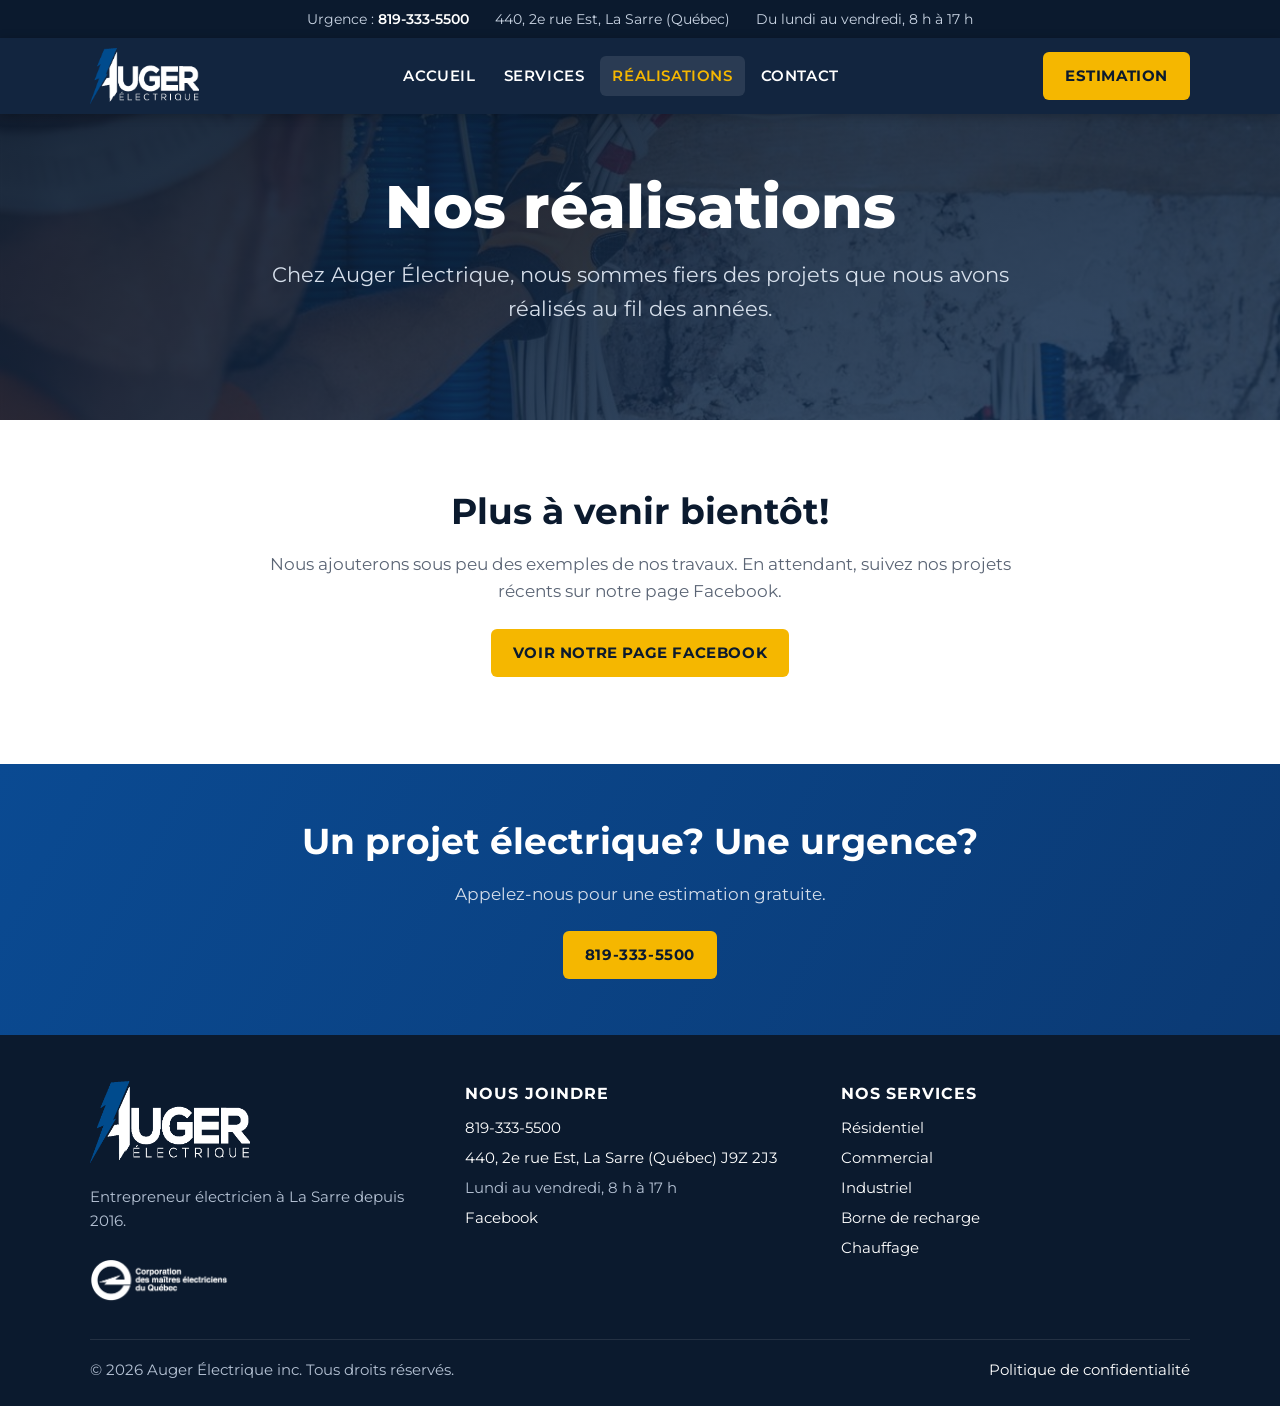
<file: docs/realisations/index.html>
<!doctype html>
<html lang="fr-CA">
<head>
<meta charset="utf-8">
<meta name="viewport" content="width=device-width, initial-scale=1">
<title>Réalisations | Auger Électrique inc., électricien à La Sarre</title>
<meta name="description" content="Quelques exemples des projets électriques résidentiels, commerciaux et industriels réalisés par Auger Électrique à La Sarre et en Abitibi-Ouest.">
<link rel="canonical" href="https://augerelectrique.ca/realisations/">
<meta name="robots" content="index, follow, max-image-preview:large">
<meta name="geo.region" content="CA-QC">
<meta name="geo.placename" content="La Sarre">
<meta property="og:type" content="website">
<meta property="og:locale" content="fr_CA">
<meta property="og:site_name" content="Auger Électrique inc.">
<meta property="og:title" content="Réalisations | Auger Électrique inc., électricien à La Sarre">
<meta property="og:description" content="Quelques exemples des projets électriques résidentiels, commerciaux et industriels réalisés par Auger Électrique à La Sarre et en Abitibi-Ouest.">
<meta property="og:url" content="https://augerelectrique.ca/realisations/">
<meta property="og:image" content="https://augerelectrique.ca/img/og-auger.png">
<link rel="icon" type="image/png" href="../img/og-auger.png">
<link rel="preconnect" href="https://fonts.googleapis.com">
<link rel="preconnect" href="https://fonts.gstatic.com" crossorigin>
<link href="https://fonts.googleapis.com/css2?family=Montserrat:wght@400;600;700;800&display=swap" rel="stylesheet">
<link rel="stylesheet" href="../style.css">
<script type="application/ld+json">{"@context":"https://schema.org","@graph":[{"@type":"Electrician","@id":"https://augerelectrique.ca/#entreprise","name":"Auger Électrique inc.","url":"https://augerelectrique.ca/","logo":"https://augerelectrique.ca/img/og-auger.png","image":"https://augerelectrique.ca/img/og-auger.png","telephone":"+1-819-333-5500","priceRange":"$$","foundingDate":"2016","address":{"@type":"PostalAddress","streetAddress":"440, 2e rue Est","addressLocality":"La Sarre","addressRegion":"QC","postalCode":"J9Z 2J3","addressCountry":"CA"},"openingHoursSpecification":[{"@type":"OpeningHoursSpecification","dayOfWeek":["Monday","Tuesday","Wednesday","Thursday","Friday"],"opens":"08:00","closes":"17:00"}],"areaServed":["La Sarre","Abitibi-Ouest","Abitibi-Témiscamingue"],"sameAs":["https://www.facebook.com/ElectricienLaSarre"],"knowsAbout":["Électricité résidentielle","Électricité commerciale","Électricité industrielle","Entrée électrique","Panneau électrique","Borne de recharge","Chauffage électrique","Éclairage"]},{"@type":"WebPage","@id":"https://augerelectrique.ca/realisations/#page","url":"https://augerelectrique.ca/realisations/","name":"Réalisations | Auger Électrique inc., électricien à La Sarre","description":"Quelques exemples des projets électriques résidentiels, commerciaux et industriels réalisés par Auger Électrique à La Sarre et en Abitibi-Ouest.","inLanguage":"fr-CA","about":{"@id":"https://augerelectrique.ca/#entreprise"}}]}</script>
</head>
<body>
<div class="topbar"><div class="wrap">
  <span>Urgence : <a href="tel:+18193335500">819-333-5500</a></span>
  <span>440, 2e rue Est, La Sarre (Québec)</span>
  <span>Du lundi au vendredi, 8 h à 17 h</span>
</div></div>
<header class="site"><div class="wrap">
  <a class="logo" href="../"><img src="../img/logo_Auger_Electrique_2018.png" alt="Auger Électrique inc." width="601" height="308"></a>
  <button class="menu-toggle" aria-expanded="false" aria-controls="menu">Menu</button>
  <nav id="menu" aria-label="Menu principal"><ul><li><a href="../">Accueil</a></li><li><a href="../services/">Services</a></li><li><a href="../realisations/" aria-current="page">Réalisations</a></li><li><a href="../contact/">Contact</a></li></ul></nav>
  <a class="btn head-cta" href="../contact/#soumission">Estimation</a>
</div></header>
<main>
<section class="hero small"><div class="wrap">
  <h1>Nos réalisations</h1>
  <p>Chez Auger Électrique, nous sommes fiers des projets que nous avons réalisés au fil des années.</p>
</div></section>
<section><div class="wrap center">
  <h2>Plus à venir bientôt!</h2>
  <p class="lead">Nous ajouterons sous peu des exemples de nos travaux. En attendant, suivez nos projets récents sur notre page Facebook.</p>
  <p style="margin-top:24px"><a class="btn" href="https://www.facebook.com/ElectricienLaSarre" rel="noopener" target="_blank">Voir notre page Facebook</a></p>
</div></section>
</main>
<section class="cta"><div class="wrap">
  <h2>Un projet électrique? Une urgence?</h2>
  <p>Appelez-nous pour une estimation gratuite.</p>
  <a class="btn" href="tel:+18193335500">819-333-5500</a>
</div></section>
<footer class="site"><div class="wrap">
  <div class="cols">
    <div>
      <img src="../img/logo_Auger_Electrique_2018.png" alt="Auger Électrique inc." width="160" height="82" loading="lazy">
      <p>Entrepreneur électricien à La Sarre depuis 2016.</p>
      <img class="cmeq" src="../img/01-Logo_CMEQ_RGB_300DPI-white-284w.webp" alt="Membre de la Corporation des maîtres électriciens du Québec (CMEQ)" width="140" height="44" loading="lazy">
    </div>
    <div>
      <h4>Nous joindre</h4>
      <ul>
        <li><a href="tel:+18193335500">819-333-5500</a></li>
        <li><a href="https://www.google.com/maps/search/?api=1&query=440+2e+rue+Est+La+Sarre+QC+J9Z+2J3" rel="noopener" target="_blank">440, 2e rue Est, La Sarre (Québec) J9Z 2J3</a></li>
        <li>Lundi au vendredi, 8 h à 17 h</li>
        <li><a href="https://www.facebook.com/ElectricienLaSarre" rel="noopener" target="_blank">Facebook</a></li>
      </ul>
    </div>
    <div>
      <h4>Nos services</h4>
      <ul><li><a href="../services/">Résidentiel</a></li><li><a href="../services/">Commercial</a></li><li><a href="../services/">Industriel</a></li><li><a href="../services/">Borne de recharge</a></li><li><a href="../services/">Chauffage</a></li></ul>
    </div>
  </div>
  <div class="bottom">
    <span>© 2026 Auger Électrique inc. Tous droits réservés.</span>
    <a href="../cookie-policy-ca/">Politique de confidentialité</a>
  </div>
</div></footer>
<script>
  const b=document.querySelector('.menu-toggle'),n=document.getElementById('menu');
  b.addEventListener('click',()=>{const o=n.classList.toggle('open');b.setAttribute('aria-expanded',o)});
</script>
</body>
</html>
</file>
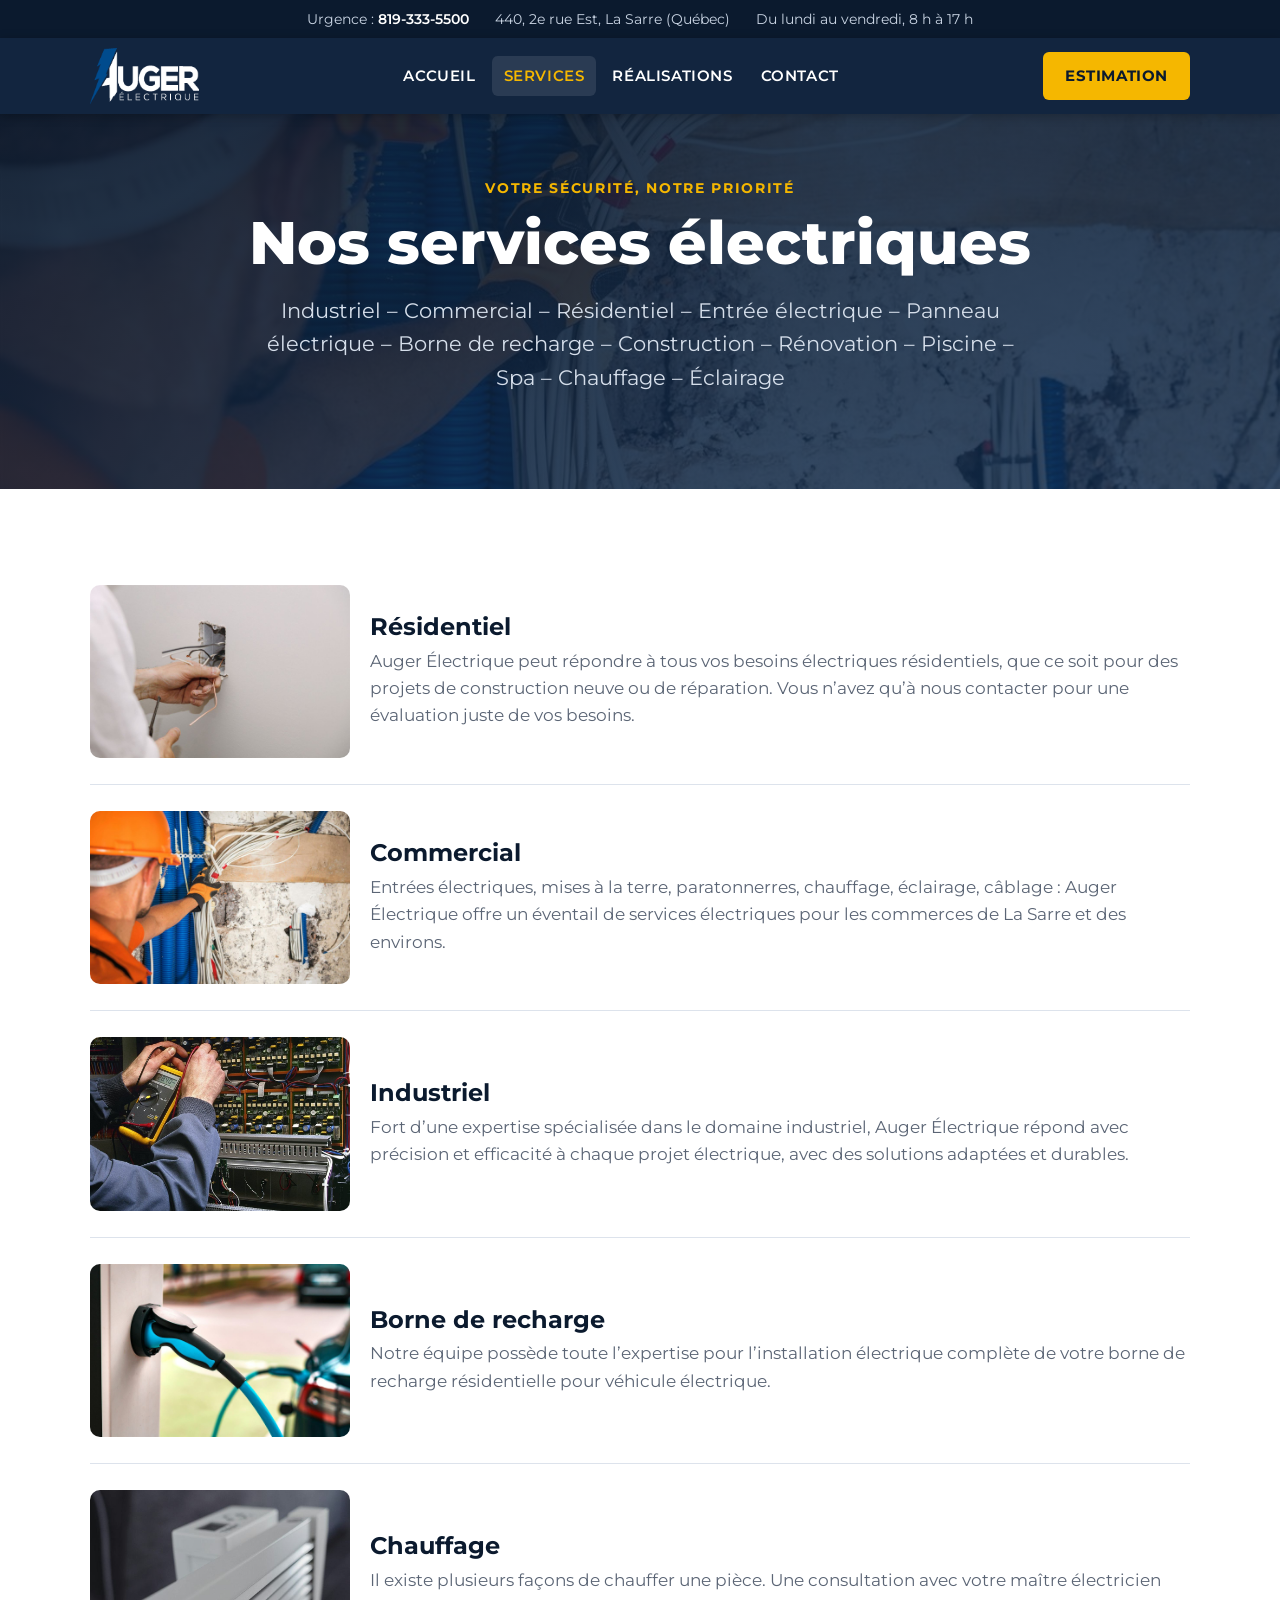
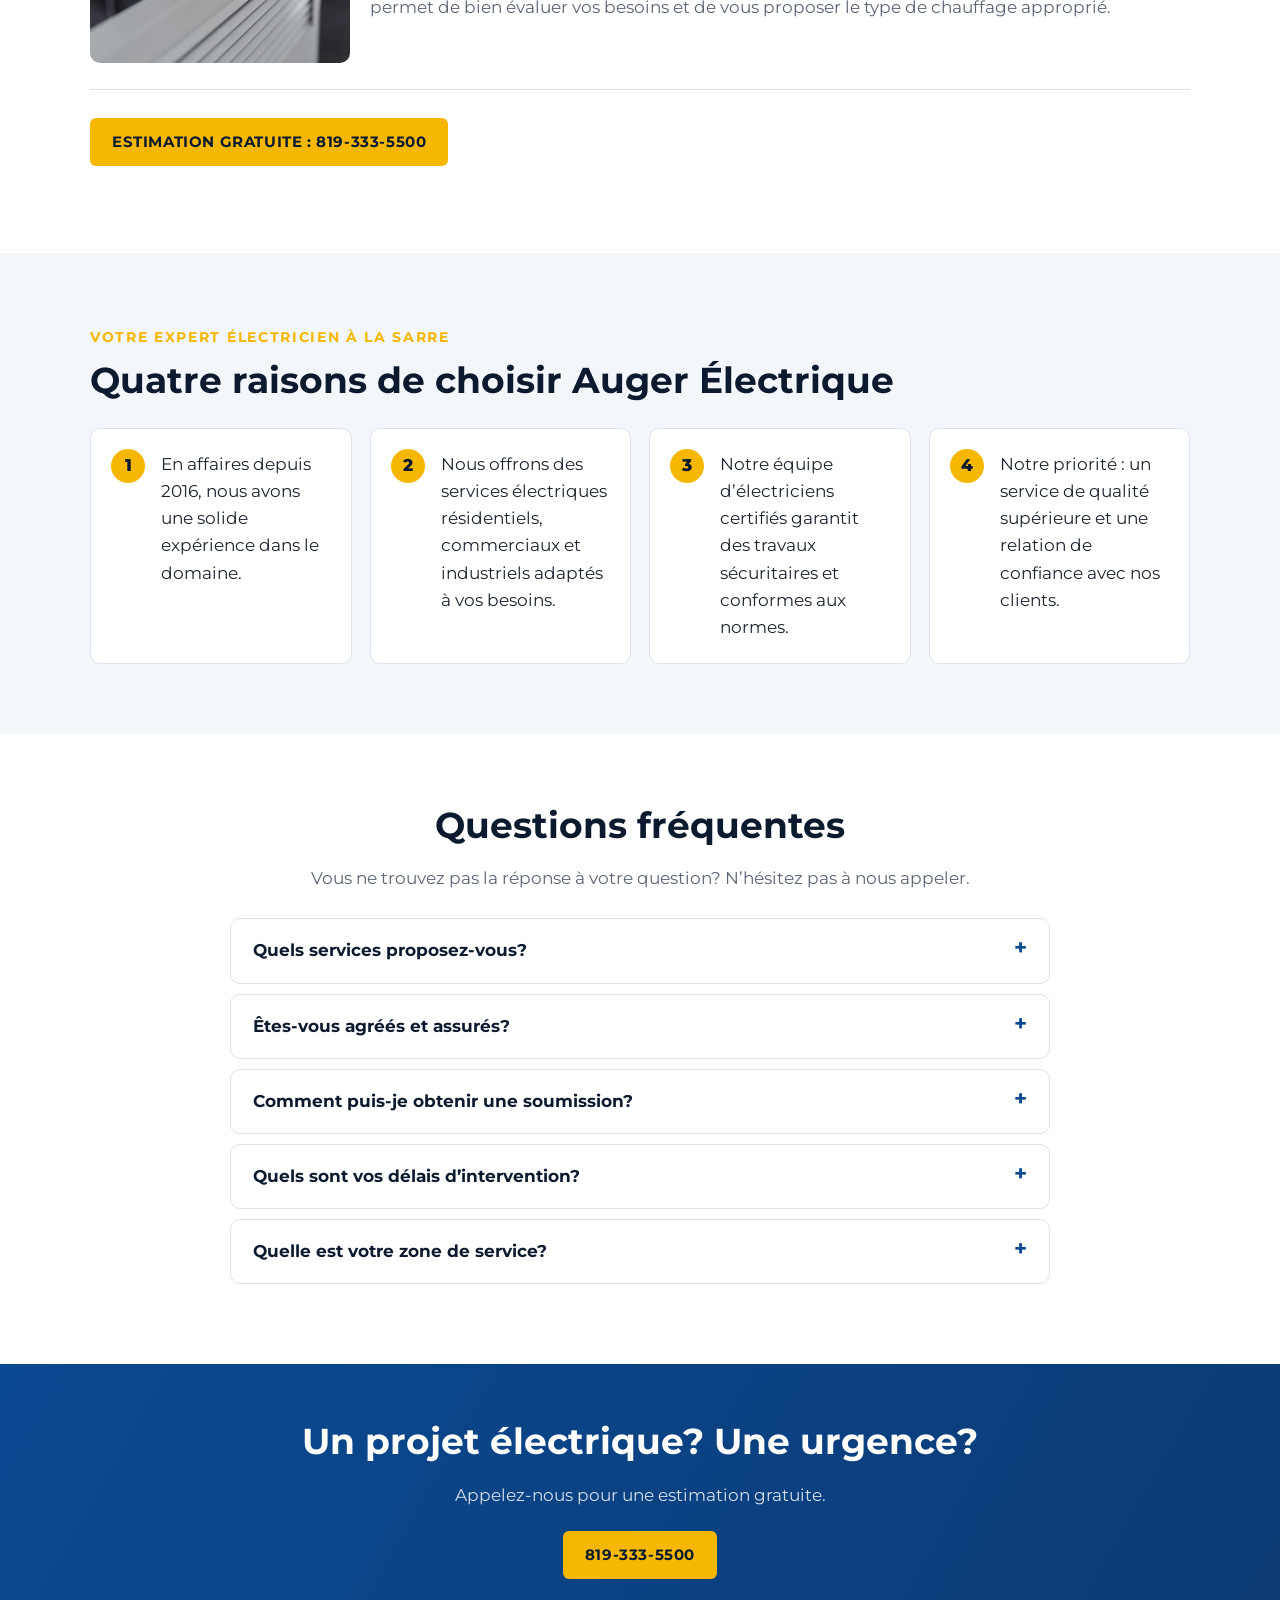
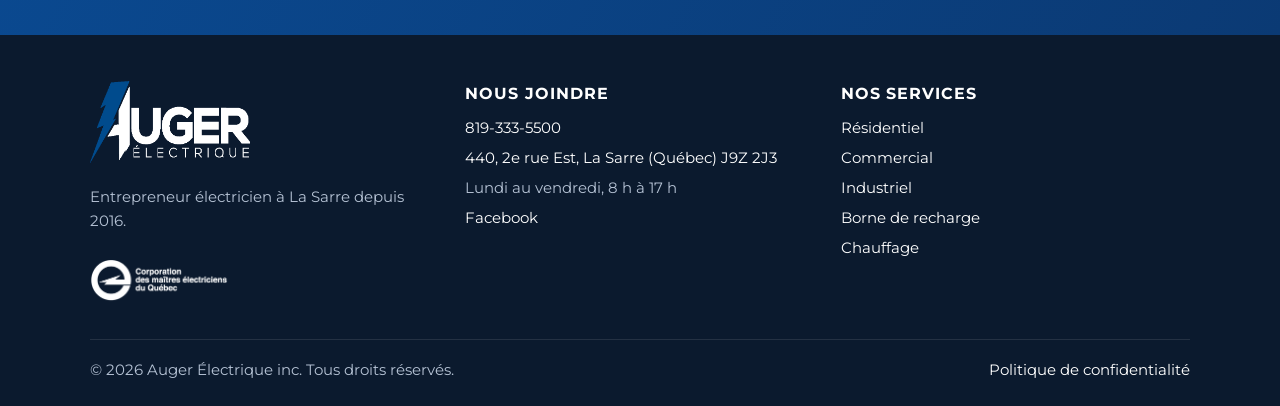
<file: docs/services/index.html>
<!doctype html>
<html lang="fr-CA">
<head>
<meta charset="utf-8">
<meta name="viewport" content="width=device-width, initial-scale=1">
<title>Services électriques à La Sarre | Auger Électrique inc.</title>
<meta name="description" content="Résidentiel, commercial, industriel, entrée et panneau électrique, borne de recharge, construction, rénovation, piscine, spa, chauffage et éclairage à La Sarre.">
<link rel="canonical" href="https://augerelectrique.ca/services/">
<meta name="robots" content="index, follow, max-image-preview:large">
<meta name="geo.region" content="CA-QC">
<meta name="geo.placename" content="La Sarre">
<meta property="og:type" content="website">
<meta property="og:locale" content="fr_CA">
<meta property="og:site_name" content="Auger Électrique inc.">
<meta property="og:title" content="Services électriques à La Sarre | Auger Électrique inc.">
<meta property="og:description" content="Résidentiel, commercial, industriel, entrée et panneau électrique, borne de recharge, construction, rénovation, piscine, spa, chauffage et éclairage à La Sarre.">
<meta property="og:url" content="https://augerelectrique.ca/services/">
<meta property="og:image" content="https://augerelectrique.ca/img/og-auger.png">
<link rel="icon" type="image/png" href="../img/og-auger.png">
<link rel="preconnect" href="https://fonts.googleapis.com">
<link rel="preconnect" href="https://fonts.gstatic.com" crossorigin>
<link href="https://fonts.googleapis.com/css2?family=Montserrat:wght@400;600;700;800&display=swap" rel="stylesheet">
<link rel="stylesheet" href="../style.css">
<script type="application/ld+json">{"@context":"https://schema.org","@graph":[{"@type":"Electrician","@id":"https://augerelectrique.ca/#entreprise","name":"Auger Électrique inc.","url":"https://augerelectrique.ca/","logo":"https://augerelectrique.ca/img/og-auger.png","image":"https://augerelectrique.ca/img/og-auger.png","telephone":"+1-819-333-5500","priceRange":"$$","foundingDate":"2016","address":{"@type":"PostalAddress","streetAddress":"440, 2e rue Est","addressLocality":"La Sarre","addressRegion":"QC","postalCode":"J9Z 2J3","addressCountry":"CA"},"openingHoursSpecification":[{"@type":"OpeningHoursSpecification","dayOfWeek":["Monday","Tuesday","Wednesday","Thursday","Friday"],"opens":"08:00","closes":"17:00"}],"areaServed":["La Sarre","Abitibi-Ouest","Abitibi-Témiscamingue"],"sameAs":["https://www.facebook.com/ElectricienLaSarre"],"knowsAbout":["Électricité résidentielle","Électricité commerciale","Électricité industrielle","Entrée électrique","Panneau électrique","Borne de recharge","Chauffage électrique","Éclairage"]},{"@type":"WebPage","@id":"https://augerelectrique.ca/services/#page","url":"https://augerelectrique.ca/services/","name":"Services électriques à La Sarre | Auger Électrique inc.","description":"Résidentiel, commercial, industriel, entrée et panneau électrique, borne de recharge, construction, rénovation, piscine, spa, chauffage et éclairage à La Sarre.","inLanguage":"fr-CA","about":{"@id":"https://augerelectrique.ca/#entreprise"}},{"@type":"FAQPage","mainEntity":[{"@type":"Question","name":"Quels services proposez-vous?","acceptedAnswer":{"@type":"Answer","text":"Nous offrons une gamme complète de services électriques, comprenant l’installation, la réparation, l’entretien et la mise à niveau de systèmes électriques résidentiels, commerciaux et industriels."}},{"@type":"Question","name":"Êtes-vous agréés et assurés?","acceptedAnswer":{"@type":"Answer","text":"Oui, nous sommes dûment agréés et assurés pour exercer nos activités d’électriciens professionnels. Vous pouvez avoir confiance en notre expertise et notre engagement en matière de sécurité."}},{"@type":"Question","name":"Comment puis-je obtenir une soumission?","acceptedAnswer":{"@type":"Answer","text":"Il vous suffit de nous appeler au 819-333-5500 ou de remplir le formulaire de demande de soumission sur notre page Contact. Nous serons ravis de discuter de vos besoins et de vous fournir une estimation détaillée, gratuitement."}},{"@type":"Question","name":"Quels sont vos délais d’intervention?","acceptedAnswer":{"@type":"Answer","text":"Nos délais varient selon la nature et l’urgence de chaque projet. Nous nous efforçons toujours de répondre rapidement à vos demandes et de respecter les délais convenus."}},{"@type":"Question","name":"Quelle est votre zone de service?","acceptedAnswer":{"@type":"Answer","text":"Nous sommes basés à La Sarre et desservons également les régions environnantes en Abitibi-Ouest. Contactez-nous pour vérifier si nous couvrons votre emplacement."}}]}]}</script>
</head>
<body>
<div class="topbar"><div class="wrap">
  <span>Urgence : <a href="tel:+18193335500">819-333-5500</a></span>
  <span>440, 2e rue Est, La Sarre (Québec)</span>
  <span>Du lundi au vendredi, 8 h à 17 h</span>
</div></div>
<header class="site"><div class="wrap">
  <a class="logo" href="../"><img src="../img/logo_Auger_Electrique_2018.png" alt="Auger Électrique inc." width="601" height="308"></a>
  <button class="menu-toggle" aria-expanded="false" aria-controls="menu">Menu</button>
  <nav id="menu" aria-label="Menu principal"><ul><li><a href="../">Accueil</a></li><li><a href="../services/" aria-current="page">Services</a></li><li><a href="../realisations/">Réalisations</a></li><li><a href="../contact/">Contact</a></li></ul></nav>
  <a class="btn head-cta" href="../contact/#soumission">Estimation</a>
</div></header>
<main>
<section class="hero small"><div class="wrap">
  <span class="eyebrow">Votre sécurité, notre priorité</span>
  <h1>Nos services électriques</h1>
  <p>Industriel – Commercial – Résidentiel – Entrée électrique – Panneau électrique – Borne de recharge – Construction – Rénovation – Piscine – Spa – Chauffage – Éclairage</p>
</div></section>
<section><div class="wrap">
  <div class="service"><img src="../img/electricien-residentiel-la-sarre.jpg" alt="Prise électrique en cours d’installation dans une résidence" width="1200" height="800" loading="lazy"><div><h2 style="font-size:24px;margin-bottom:6px">Résidentiel</h2><p>Auger Électrique peut répondre à tous vos besoins électriques résidentiels, que ce soit pour des projets de construction neuve ou de réparation. Vous n’avez qu’à nous contacter pour une évaluation juste de vos besoins.</p></div></div><div class="service"><img src="../img/electricien-commercial-la-sarre.jpg" alt="Électricien manipulant des câbles électriques pour un commerce" width="1200" height="800" loading="lazy"><div><h2 style="font-size:24px;margin-bottom:6px">Commercial</h2><p>Entrées électriques, mises à la terre, paratonnerres, chauffage, éclairage, câblage : Auger Électrique offre un éventail de services électriques pour les commerces de La Sarre et des environs.</p></div></div><div class="service"><img src="../img/electricien-industriel-la-sarre.jpg" alt="Électricien effectuant des tests sur une machine industrielle" width="1200" height="800" loading="lazy"><div><h2 style="font-size:24px;margin-bottom:6px">Industriel</h2><p>Fort d’une expertise spécialisée dans le domaine industriel, Auger Électrique répond avec précision et efficacité à chaque projet électrique, avec des solutions adaptées et durables.</p></div></div><div class="service"><img src="../img/borne-de-recharge-la-sarre.jpg" alt="Borne de recharge pour véhicule électrique" width="1200" height="800" loading="lazy"><div><h2 style="font-size:24px;margin-bottom:6px">Borne de recharge</h2><p>Notre équipe possède toute l’expertise pour l’installation électrique complète de votre borne de recharge résidentielle pour véhicule électrique.</p></div></div><div class="service"><img src="../img/chauffage-electrique-la-sarre.jpg" alt="Plinthe de chauffage électrique" width="1200" height="800" loading="lazy"><div><h2 style="font-size:24px;margin-bottom:6px">Chauffage</h2><p>Il existe plusieurs façons de chauffer une pièce. Une consultation avec votre maître électricien permet de bien évaluer vos besoins et de vous proposer le type de chauffage approprié.</p></div></div>
  <p style="margin-top:28px"><a class="btn" href="tel:+18193335500">Estimation gratuite : 819-333-5500</a></p>
</div></section>
<section class="alt"><div class="wrap">
  <span class="eyebrow">Votre expert électricien à La Sarre</span>
  <h2>Quatre raisons de choisir Auger Électrique</h2>
  <div class="reasons">
    <div><p>En affaires depuis 2016, nous avons une solide expérience dans le domaine.</p></div>
    <div><p>Nous offrons des services électriques résidentiels, commerciaux et industriels adaptés à vos besoins.</p></div>
    <div><p>Notre équipe d’électriciens certifiés garantit des travaux sécuritaires et conformes aux normes.</p></div>
    <div><p>Notre priorité : un service de qualité supérieure et une relation de confiance avec nos clients.</p></div>
  </div>
</div></section>
<section ><div class="wrap center">
  <h2>Questions fréquentes</h2>
  <p class="lead">Vous ne trouvez pas la réponse à votre question? N’hésitez pas à nous appeler.</p>
  <div class="faq"><details><summary>Quels services proposez-vous?</summary><p>Nous offrons une gamme complète de services électriques, comprenant l’installation, la réparation, l’entretien et la mise à niveau de systèmes électriques résidentiels, commerciaux et industriels.</p></details><details><summary>Êtes-vous agréés et assurés?</summary><p>Oui, nous sommes dûment agréés et assurés pour exercer nos activités d’électriciens professionnels. Vous pouvez avoir confiance en notre expertise et notre engagement en matière de sécurité.</p></details><details><summary>Comment puis-je obtenir une soumission?</summary><p>Il vous suffit de nous appeler au 819-333-5500 ou de remplir le formulaire de demande de soumission sur notre page Contact. Nous serons ravis de discuter de vos besoins et de vous fournir une estimation détaillée, gratuitement.</p></details><details><summary>Quels sont vos délais d’intervention?</summary><p>Nos délais varient selon la nature et l’urgence de chaque projet. Nous nous efforçons toujours de répondre rapidement à vos demandes et de respecter les délais convenus.</p></details><details><summary>Quelle est votre zone de service?</summary><p>Nous sommes basés à La Sarre et desservons également les régions environnantes en Abitibi-Ouest. Contactez-nous pour vérifier si nous couvrons votre emplacement.</p></details></div>
</div></section>
</main>
<section class="cta"><div class="wrap">
  <h2>Un projet électrique? Une urgence?</h2>
  <p>Appelez-nous pour une estimation gratuite.</p>
  <a class="btn" href="tel:+18193335500">819-333-5500</a>
</div></section>
<footer class="site"><div class="wrap">
  <div class="cols">
    <div>
      <img src="../img/logo_Auger_Electrique_2018.png" alt="Auger Électrique inc." width="160" height="82" loading="lazy">
      <p>Entrepreneur électricien à La Sarre depuis 2016.</p>
      <img class="cmeq" src="../img/01-Logo_CMEQ_RGB_300DPI-white-284w.webp" alt="Membre de la Corporation des maîtres électriciens du Québec (CMEQ)" width="140" height="44" loading="lazy">
    </div>
    <div>
      <h4>Nous joindre</h4>
      <ul>
        <li><a href="tel:+18193335500">819-333-5500</a></li>
        <li><a href="https://www.google.com/maps/search/?api=1&query=440+2e+rue+Est+La+Sarre+QC+J9Z+2J3" rel="noopener" target="_blank">440, 2e rue Est, La Sarre (Québec) J9Z 2J3</a></li>
        <li>Lundi au vendredi, 8 h à 17 h</li>
        <li><a href="https://www.facebook.com/ElectricienLaSarre" rel="noopener" target="_blank">Facebook</a></li>
      </ul>
    </div>
    <div>
      <h4>Nos services</h4>
      <ul><li><a href="../services/">Résidentiel</a></li><li><a href="../services/">Commercial</a></li><li><a href="../services/">Industriel</a></li><li><a href="../services/">Borne de recharge</a></li><li><a href="../services/">Chauffage</a></li></ul>
    </div>
  </div>
  <div class="bottom">
    <span>© 2026 Auger Électrique inc. Tous droits réservés.</span>
    <a href="../cookie-policy-ca/">Politique de confidentialité</a>
  </div>
</div></footer>
<script>
  const b=document.querySelector('.menu-toggle'),n=document.getElementById('menu');
  b.addEventListener('click',()=>{const o=n.classList.toggle('open');b.setAttribute('aria-expanded',o)});
</script>
</body>
</html>
</file>
<file: docs/style.css>
:root{
  --navy:#0b1a2e; --navy-2:#12253f; --blue:#0a4a92; --blue-l:#1f6fd1; --yellow:#f5b700;
  --text:#1c2430; --muted:#5b6575; --bg:#ffffff; --bg-2:#f3f6fa; --line:#dde3ec;
  --radius:10px; --max:1140px;
}
*{box-sizing:border-box}
html{scroll-behavior:smooth}
body{margin:0;font-family:"Montserrat",system-ui,-apple-system,"Segoe UI",Roboto,sans-serif;color:var(--text);background:var(--bg);line-height:1.6;font-size:17px}
img{max-width:100%;height:auto}
a{color:var(--blue)}
.wrap{max-width:var(--max);margin:0 auto;padding:0 20px}

/* Barre du haut */
.topbar{background:var(--navy);color:#c9d4e3;font-size:14px}
.topbar .wrap{display:flex;flex-wrap:wrap;gap:6px 26px;justify-content:center;padding-top:8px;padding-bottom:8px}
.topbar a{color:#fff;text-decoration:none;font-weight:600}

/* En-tête */
header.site{background:var(--navy-2);position:sticky;top:0;z-index:10;box-shadow:0 2px 10px rgba(0,0,0,.25)}
header.site .wrap{display:flex;align-items:center;justify-content:space-between;gap:16px;padding-top:10px;padding-bottom:10px}
.logo img{height:56px;width:auto;display:block}
nav ul{list-style:none;margin:0;padding:0;display:flex;gap:4px;flex-wrap:wrap}
nav a{color:#fff;text-decoration:none;font-weight:600;font-size:15px;text-transform:uppercase;letter-spacing:.04em;padding:8px 12px;border-radius:6px;display:block}
nav a:hover,nav a[aria-current="page"]{background:rgba(255,255,255,.1);color:var(--yellow)}
.btn{display:inline-block;background:var(--yellow);color:var(--navy);font-weight:700;text-decoration:none;padding:12px 22px;border-radius:6px;text-transform:uppercase;letter-spacing:.04em;font-size:15px;border:0;cursor:pointer}
.btn:hover{filter:brightness(1.08)}
.btn.outline{background:transparent;color:#fff;border:2px solid #fff}
.menu-toggle{display:none;background:none;border:2px solid #fff;color:#fff;border-radius:6px;padding:6px 10px;font-size:15px;font-weight:700;cursor:pointer}
@media (max-width:820px){
  .menu-toggle{display:block}
  nav{display:none;position:absolute;left:0;right:0;top:100%;background:var(--navy-2);padding:8px 20px 16px}
  nav.open{display:block}
  nav ul{flex-direction:column}
  header.site .wrap{position:relative}
  header.site .btn.head-cta{display:none}
  .logo img{height:46px}
}

/* Bandeau */
.hero{background:radial-gradient(1200px 500px at 80% -10%,#1d4f8f 0%,transparent 60%),linear-gradient(160deg,var(--navy) 0%,#0e2a4d 100%);color:#fff;text-align:center;padding:90px 0 100px;position:relative;overflow:hidden}
.hero h1{font-size:clamp(34px,6vw,60px);line-height:1.1;margin:0 0 18px;font-weight:800}
.hero p{font-size:clamp(17px,2.2vw,21px);max-width:760px;margin:0 auto 30px;color:#d5deea}
.hero .actions{display:flex;gap:12px;justify-content:center;flex-wrap:wrap}
.hero.small{padding:60px 0 64px}
.eyebrow{display:inline-block;color:var(--yellow);font-weight:700;letter-spacing:.12em;text-transform:uppercase;font-size:14px;margin-bottom:10px}

/* Sections */
section{padding:70px 0}
section.alt{background:var(--bg-2)}
h2{font-size:clamp(26px,3.6vw,36px);line-height:1.2;margin:0 0 18px;color:var(--navy)}
h3{margin:0 0 8px;color:var(--navy);font-size:20px}
.lead{color:var(--muted);max-width:760px}
.center{text-align:center}
.center .lead{margin-left:auto;margin-right:auto}

.cards{display:grid;grid-template-columns:repeat(auto-fit,minmax(190px,1fr));gap:18px;margin-top:30px}
.card{background:#fff;border:1px solid var(--line);border-radius:var(--radius);padding:24px;box-shadow:0 2px 8px rgba(11,26,46,.05)}
.card .ico{width:46px;height:46px;border-radius:10px;background:var(--blue);color:#fff;display:grid;place-items:center;margin-bottom:14px}
.card .ico svg{width:24px;height:24px}
.card p{margin:0;color:var(--muted);font-size:16px}

.two{display:grid;grid-template-columns:1fr 1fr;gap:40px;align-items:center}
@media (max-width:820px){.two{grid-template-columns:1fr}}
.checks{list-style:none;padding:0;margin:20px 0 0}
.checks li{padding-left:34px;position:relative;margin-bottom:10px;font-weight:600}
.checks li::before{content:"";position:absolute;left:0;top:4px;width:20px;height:20px;border-radius:50%;background:var(--blue) url("data:image/svg+xml,%3Csvg xmlns='http://www.w3.org/2000/svg' viewBox='0 0 24 24' fill='none' stroke='white' stroke-width='3'%3E%3Cpath d='M5 12l5 5L20 7'/%3E%3C/svg%3E") center/14px no-repeat}
.panel{background:var(--navy);color:#fff;border-radius:var(--radius);padding:34px}
.panel h3{color:#fff}
.panel p{color:#c9d4e3}
.panel .big{font-size:30px;font-weight:800;color:var(--yellow);text-decoration:none;display:inline-block;margin:6px 0 14px}

/* Services détaillés */
.service{display:grid;grid-template-columns:64px 1fr;gap:20px;padding:26px 0;border-bottom:1px solid var(--line)}
.service:last-child{border-bottom:0}
.service .ico{width:64px;height:64px;border-radius:14px;background:var(--blue);color:#fff;display:grid;place-items:center}
.service .ico svg{width:32px;height:32px}
.service p{margin:0;color:var(--muted)}
.tags{color:var(--blue);font-weight:600}

.reasons{display:grid;grid-template-columns:repeat(auto-fit,minmax(230px,1fr));gap:18px;margin-top:26px;counter-reset:r}
.reasons div{background:#fff;border-radius:var(--radius);padding:22px 22px 22px 70px;position:relative;border:1px solid var(--line)}
.reasons div::before{counter-increment:r;content:counter(r);position:absolute;left:20px;top:20px;width:34px;height:34px;border-radius:50%;background:var(--yellow);color:var(--navy);font-weight:800;display:grid;place-items:center}
.reasons p{margin:0}

/* FAQ */
.faq{max-width:820px;margin:26px auto 0}
.faq details{background:#fff;border:1px solid var(--line);border-radius:var(--radius);margin-bottom:10px}
.faq summary{cursor:pointer;padding:18px 22px;font-weight:700;color:var(--navy);list-style:none;display:flex;justify-content:space-between;gap:12px}
.faq summary::-webkit-details-marker{display:none}
.faq summary::after{content:"+";font-size:22px;line-height:1;color:var(--blue)}
.faq details[open] summary::after{content:"–"}
.faq details p{margin:0;padding:0 22px 18px;color:var(--muted)}

/* Contact */
.contact-grid{display:grid;grid-template-columns:repeat(auto-fit,minmax(240px,1fr));gap:18px;margin-top:26px}
.contact-grid .card a{font-weight:700;font-size:20px;text-decoration:none}
iframe.map{width:100%;height:340px;border:0;border-radius:var(--radius);margin-top:26px}

/* CTA */
.cta{background:linear-gradient(120deg,var(--blue) 0%,#0b3a74 100%);color:#fff;text-align:center;padding:56px 0}
.cta h2{color:#fff}
.cta p{color:#d5deea;margin:0 0 22px}

/* Pied de page */
footer.site{background:var(--navy);color:#b5c2d4;padding:46px 0 24px;font-size:15px}
footer.site .cols{display:grid;grid-template-columns:repeat(auto-fit,minmax(200px,1fr));gap:26px}
footer.site h4{color:#fff;margin:0 0 10px;font-size:16px;text-transform:uppercase;letter-spacing:.06em}
footer.site ul{list-style:none;margin:0;padding:0}
footer.site li{margin-bottom:6px}
footer.site a{color:#fff;text-decoration:none}
footer.site a:hover{color:var(--yellow)}
footer.site .bottom{border-top:1px solid rgba(255,255,255,.1);margin-top:30px;padding-top:18px;display:flex;flex-wrap:wrap;justify-content:space-between;gap:10px}
.cmeq{height:44px;width:auto;margin-top:10px}

.prose{max-width:820px}
.prose h2{font-size:24px;margin-top:34px}

/* Photos */
.hero{background:linear-gradient(160deg,rgba(11,26,46,.92) 0%,rgba(14,42,77,.82) 100%),url("img/electricien-commercial-la-sarre.jpg") center/cover no-repeat}
.card.photo{padding:0;overflow:hidden;display:flex;flex-direction:column}
.card.photo img{display:block;width:100%;aspect-ratio:3/2;object-fit:cover}
.card.photo .card-body{padding:18px 20px 22px}
.service{grid-template-columns:260px 1fr;align-items:center}
.service img{width:100%;aspect-ratio:3/2;object-fit:cover;border-radius:var(--radius);display:block}
@media (max-width:640px){.service{grid-template-columns:1fr}}
.card.photo .card-body{position:relative;padding-top:38px}
.card.photo .ico{position:absolute;top:-23px;left:20px;margin:0;box-shadow:0 0 0 4px #fff}

/* Formulaire de soumission */
.form-intro{max-width:760px;margin-bottom:26px}
.form{display:grid;grid-template-columns:1fr 1fr;gap:16px 20px;background:#fff;border:1px solid var(--line);border-radius:var(--radius);padding:28px;max-width:900px}
.form .field{display:flex;flex-direction:column;gap:6px;min-width:0}
.form .full{grid-column:1/-1}
.form label{font-weight:600;font-size:15px;color:var(--navy)}
.form input,.form select,.form textarea{font:inherit;font-size:16px;padding:11px 12px;border:1px solid #c5cfdc;border-radius:6px;background:#fff;color:var(--text);width:100%}
.form textarea{resize:vertical}
.form input:focus,.form select:focus,.form textarea:focus{outline:2px solid var(--blue-l);outline-offset:1px;border-color:var(--blue-l)}
.form .check{flex-direction:row;align-items:flex-start;gap:10px}
.form .check input{width:20px;height:20px;margin-top:2px;flex:none}
.form .check label{font-weight:400;font-size:15px;color:var(--muted)}
.form .btn{justify-self:start;align-self:flex-start}
.form .btn[disabled]{opacity:.6;cursor:wait}
.form-status{margin:6px 0 0;font-weight:600}
.form-status.ok{color:#18794e}
.form-status.err{color:#b42318}
.hp{position:absolute;left:-9999px;width:1px;height:1px;opacity:0}
@media (max-width:640px){.form{grid-template-columns:1fr;padding:20px}}
</file>
